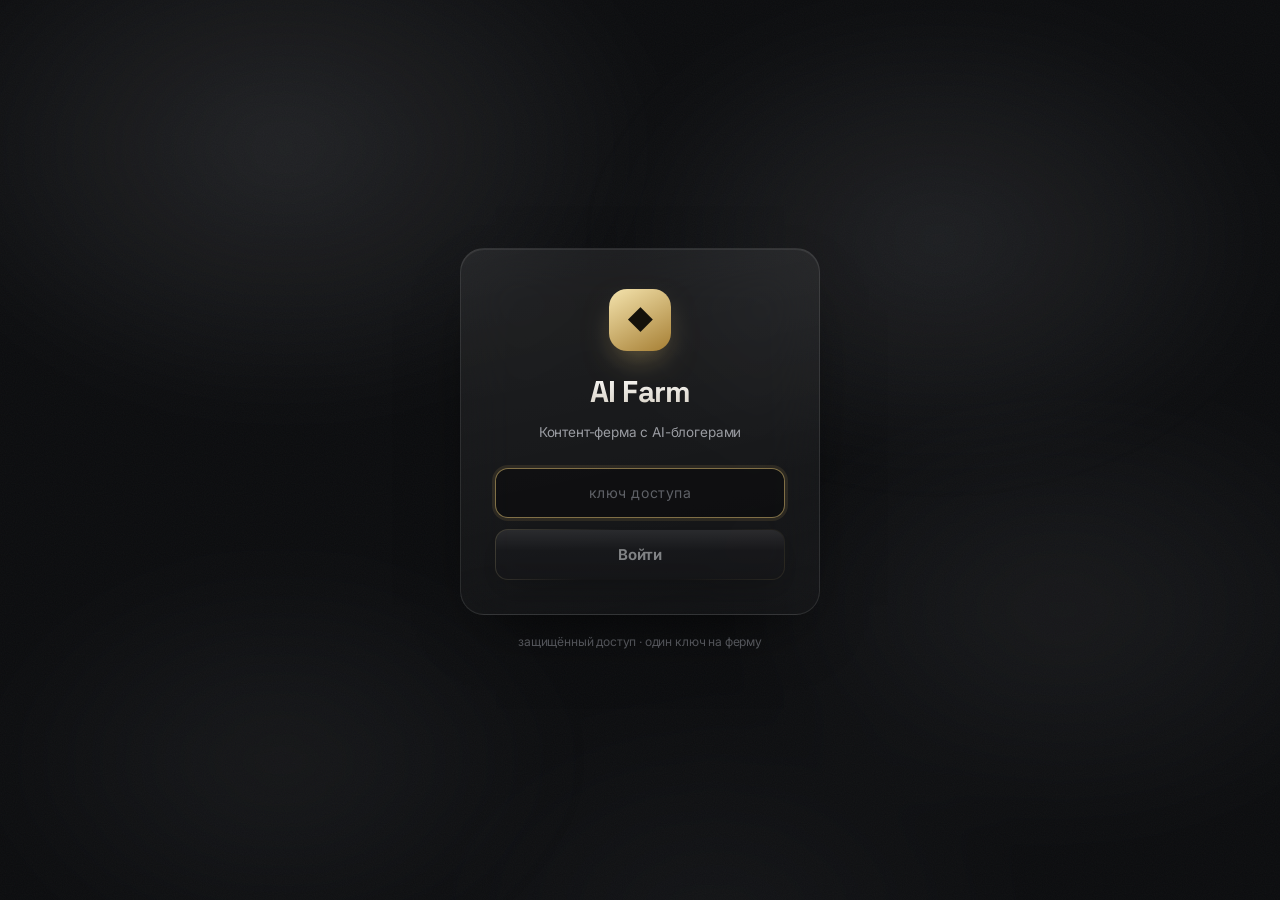
<file: index.html>
<!doctype html>
<html lang="ru">
  <head>
    <meta charset="UTF-8" />
    <meta name="viewport" content="width=device-width, initial-scale=1, viewport-fit=cover" />
    <meta name="theme-color" content="#050506" />
    <meta name="description" content="AI Farm — тренды, анализ, копия, судья, сохранение." />
    <meta name="apple-mobile-web-app-capable" content="yes" />
    <meta name="apple-mobile-web-app-status-bar-style" content="black-translucent" />
    <meta name="apple-mobile-web-app-title" content="AI Farm" />
    <link rel="icon" href="data:image/svg+xml,%3Csvg xmlns='http://www.w3.org/2000/svg' viewBox='0 0 64 64'%3E%3Cdefs%3E%3ClinearGradient id='g' x1='0' y1='0' x2='1' y2='1'%3E%3Cstop offset='0' stop-color='%23f4e3ad'/%3E%3Cstop offset='1' stop-color='%23a67f34'/%3E%3C/linearGradient%3E%3C/defs%3E%3Crect width='64' height='64' rx='16' fill='%23050506'/%3E%3Ctext x='32' y='43' font-size='26' font-family='Georgia,serif' font-weight='700' fill='url(%23g)' text-anchor='middle'%3EAF%3C/text%3E%3C/svg%3E" />
    <link rel="apple-touch-icon" href="data:image/svg+xml,%3Csvg xmlns='http://www.w3.org/2000/svg' viewBox='0 0 64 64'%3E%3Cdefs%3E%3ClinearGradient id='g' x1='0' y1='0' x2='1' y2='1'%3E%3Cstop offset='0' stop-color='%23f4e3ad'/%3E%3Cstop offset='1' stop-color='%23a67f34'/%3E%3C/linearGradient%3E%3C/defs%3E%3Crect width='64' height='64' rx='16' fill='%23050506'/%3E%3Ctext x='32' y='43' font-size='26' font-family='Georgia,serif' font-weight='700' fill='url(%23g)' text-anchor='middle'%3EAF%3C/text%3E%3C/svg%3E" />
    <link rel="manifest" href="./manifest.webmanifest" />
    <link rel="preconnect" href="https://fonts.googleapis.com" />
    <link rel="preconnect" href="https://fonts.gstatic.com" crossorigin />
    <link href="https://fonts.googleapis.com/css2?family=Space+Grotesk:wght@500;600;700&family=Inter:wght@400;500;600;700&display=swap" rel="stylesheet" />
    <title>AI Farm</title>
    <script type="module" crossorigin src="./assets/main-DAY2eBFd.js"></script>
    <link rel="modulepreload" crossorigin href="./assets/preload-helper-Cr7qieaH.js">
    <link rel="modulepreload" crossorigin href="./assets/cas-Cxz1ZcJB.js">
    <link rel="modulepreload" crossorigin href="./assets/CAS-D96rzPmE.js">
    <link rel="stylesheet" crossorigin href="./assets/cas-CNIUy-di.css">
    <link rel="stylesheet" crossorigin href="./assets/main-CPbcdocd.css">
  </head>
  <body>
    <div id="root"></div>
  </body>
</html>
</file>
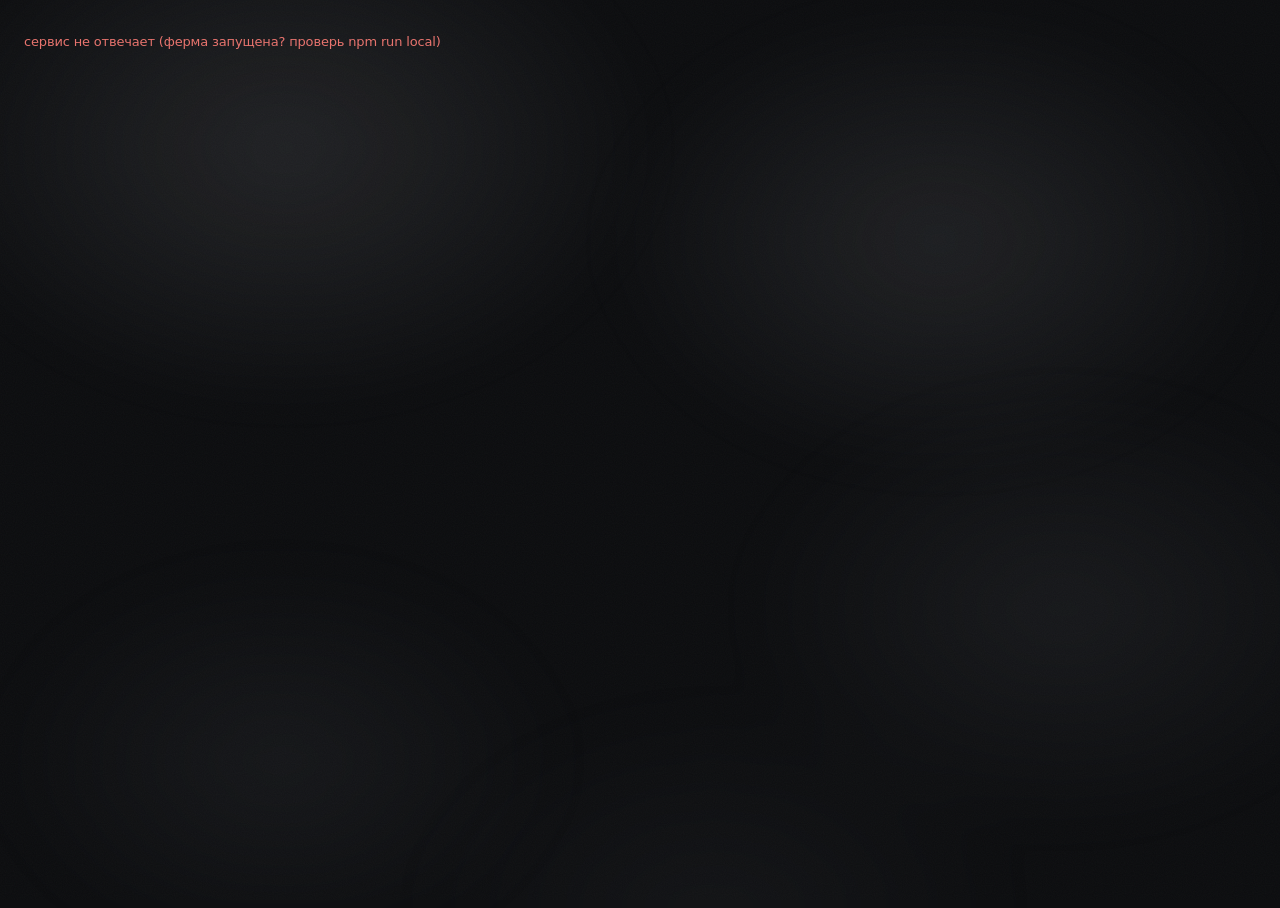
<file: edit.html>
<!doctype html>
<html lang="ru">
<head><meta charset="utf-8"><meta name="viewport" content="width=device-width,initial-scale=1">
<title>Правка блогера</title>  <script type="module" crossorigin src="./assets/edit-BnxYwnV5.js"></script>
  <link rel="modulepreload" crossorigin href="./assets/preload-helper-Cr7qieaH.js">
  <link rel="modulepreload" crossorigin href="./assets/cas-Cxz1ZcJB.js">
  <link rel="stylesheet" crossorigin href="./assets/cas-CNIUy-di.css">
</head>
<body><div id="root"></div></body>
</html>
</file>
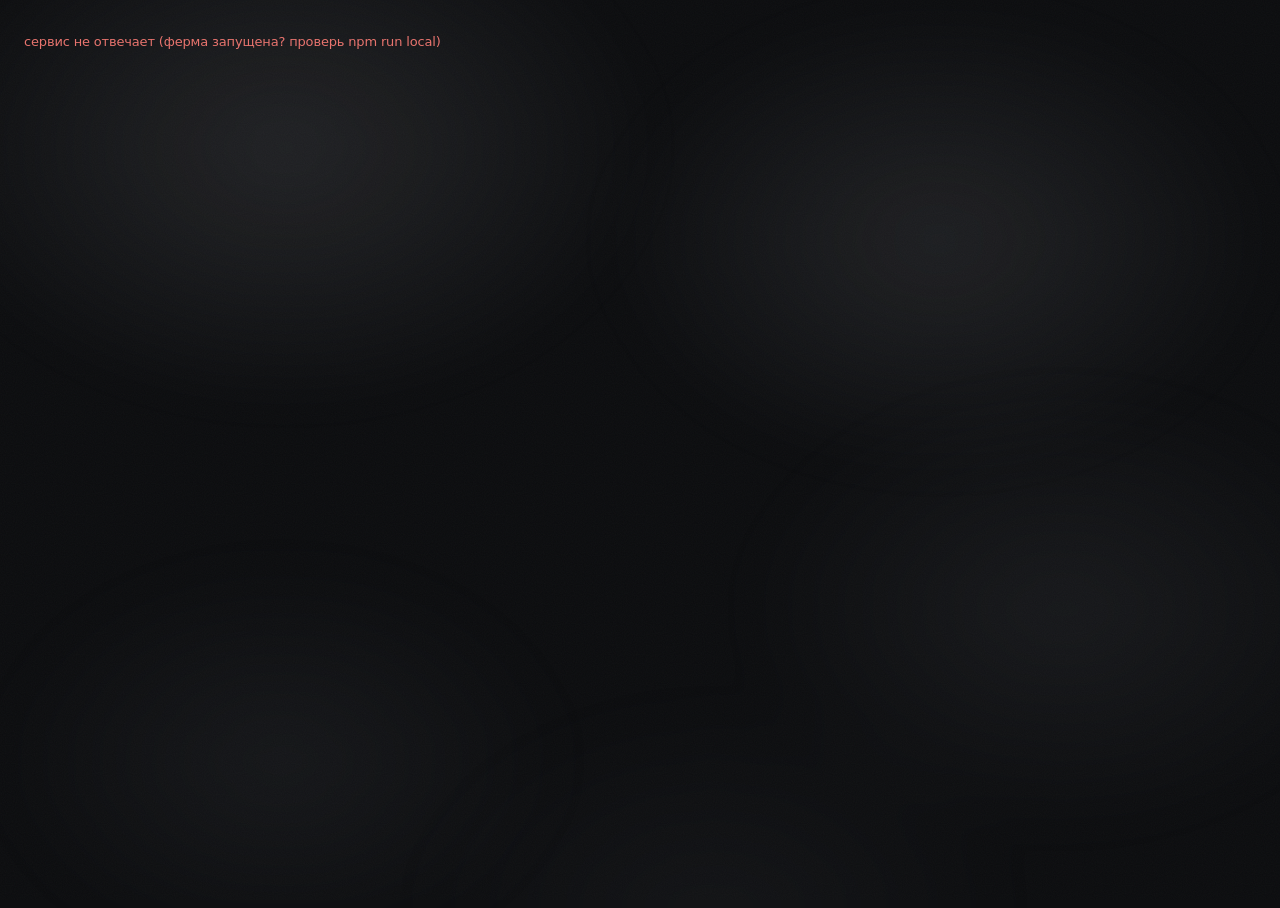
<file: editor.html>
<!doctype html>
<html lang="ru">
<head><meta charset="utf-8"><meta name="viewport" content="width=device-width,initial-scale=1">
<title>Редактор блогера</title>  <script type="module" crossorigin src="./assets/editor-CgkkFbEV.js"></script>
  <link rel="modulepreload" crossorigin href="./assets/preload-helper-Cr7qieaH.js">
  <link rel="modulepreload" crossorigin href="./assets/cas-Cxz1ZcJB.js">
  <link rel="modulepreload" crossorigin href="./assets/CAS-D96rzPmE.js">
  <link rel="stylesheet" crossorigin href="./assets/cas-CNIUy-di.css">
</head>
<body><div id="root"></div></body>
</html>
</file>
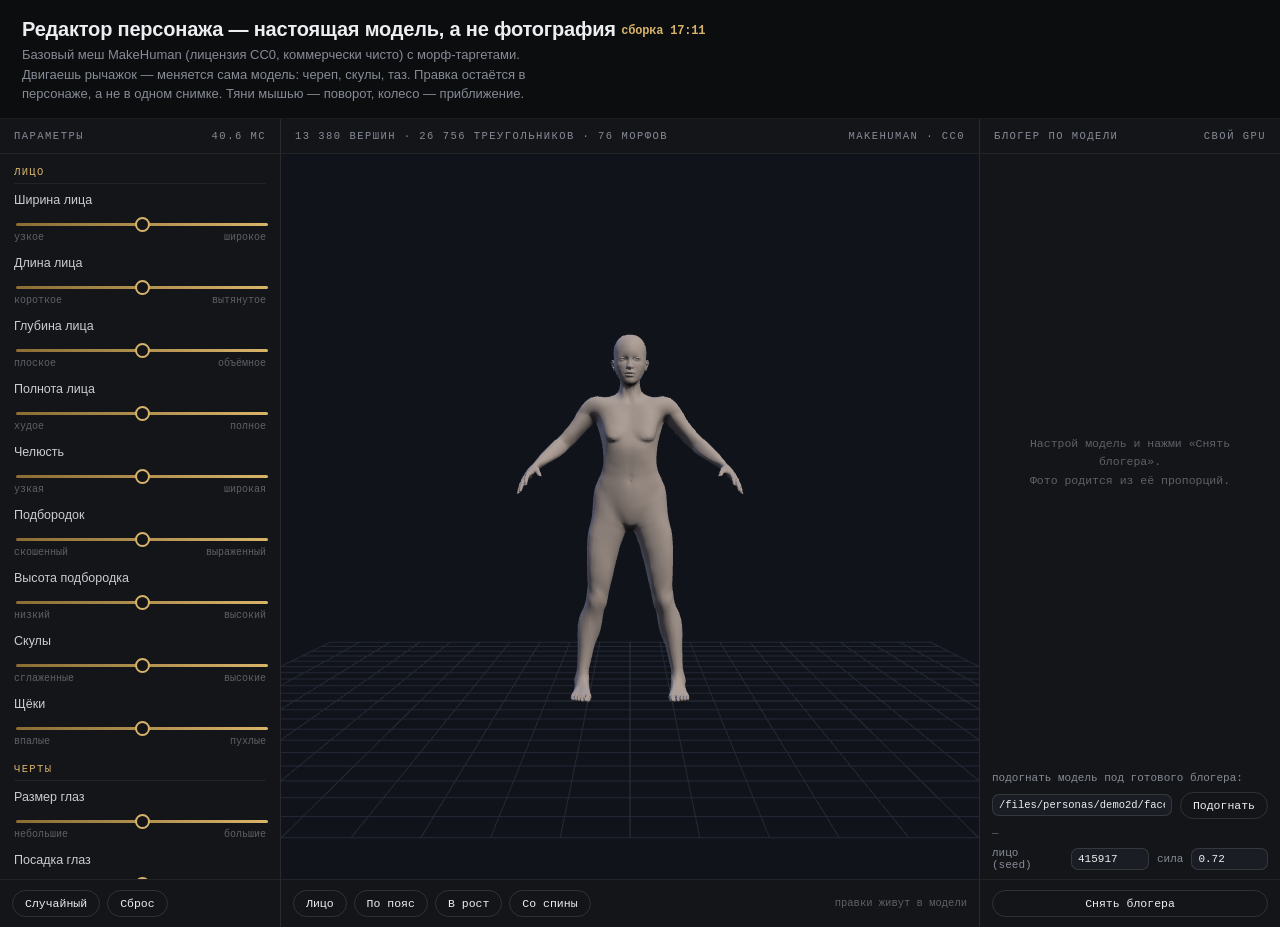
<file: human-demo.html>
<!doctype html>
<html lang="ru">
<head>
  <meta charset="utf-8" />
  <meta name="viewport" content="width=device-width,initial-scale=1" />
  <title>Редактор персонажа — MakeHuman</title>
  <style>
    :root{--bg:#0c0d0f;--panel:#131519;--fg:#eceef1;--mut:#868b95;--dim:#5f6167;
      --line:rgba(255,255,255,.12);--line2:rgba(255,255,255,.06);--gold:#d8b46a;--gold2:#8a6c34;
      --mono:ui-monospace,SFMono-Regular,Menlo,monospace;--sans:-apple-system,BlinkMacSystemFont,"Segoe UI",Roboto,sans-serif}
    *{box-sizing:border-box}
    body{margin:0;background:var(--bg);color:var(--fg);font-family:var(--sans);font-size:15px}
    header{padding:18px 22px 14px;border-bottom:1px solid var(--line2)}
    h1{margin:0 0 4px;font-size:20px;letter-spacing:-.01em}
    header p{margin:0;font-size:13px;color:var(--mut);max-width:76ch;line-height:1.5}
    .rig{display:grid;grid-template-columns:280px 1fr 300px;gap:1px;background:var(--line);height:calc(100vh - 92px)}
    .bay{background:var(--panel);display:flex;flex-direction:column;min-width:0;min-height:0;overflow:hidden}
    .bay-head{font-family:var(--mono);font-size:10.5px;letter-spacing:.14em;text-transform:uppercase;color:var(--mut);
      padding:11px 14px;border-bottom:1px solid var(--line2);display:flex;justify-content:space-between;gap:8px}
    #sliders{overflow-y:auto;padding:12px 14px 18px;flex:1;min-height:0}
    .group-title{font-family:var(--mono);font-size:10.5px;letter-spacing:.13em;text-transform:uppercase;color:var(--gold);
      margin:16px 0 9px;padding-bottom:5px;border-bottom:1px solid var(--line2)}
    .group-title:first-child{margin-top:0}
    .slider{display:block;margin-bottom:13px}
    .slider-name{display:block;font-size:12.5px;color:var(--fg);opacity:.85;margin-bottom:5px}
    input[type=range]{-webkit-appearance:none;appearance:none;width:100%;height:3px;border-radius:3px;
      background:linear-gradient(90deg,var(--gold2),var(--gold));outline:none;cursor:pointer}
    input[type=range]::-webkit-slider-thumb{-webkit-appearance:none;width:15px;height:15px;border-radius:50%;
      background:var(--panel);border:2px solid var(--gold);cursor:grab}
    input[type=range]:focus-visible{outline:2px solid var(--gold);outline-offset:3px}
    .ends{display:flex;justify-content:space-between;margin-top:3px}
    .ends i{font-style:normal;font-family:var(--mono);font-size:10px;color:var(--dim)}
    #view{flex:1;min-height:0;position:relative;cursor:grab;overflow:hidden}
    #view:active{cursor:grabbing}
    #view canvas{display:block;width:100%;height:100%}
    #loading{position:absolute;inset:0;display:flex;align-items:center;justify-content:center;
      font-family:var(--mono);font-size:12px;color:var(--mut)}
    .foot{padding:10px 12px;border-top:1px solid var(--line2);display:flex;gap:7px;flex-wrap:wrap;align-items:center}
    .btn{font-family:var(--mono);font-size:11.5px;padding:6px 12px;border-radius:999px;cursor:pointer;
      background:transparent;border:1px solid var(--line);color:var(--fg)}
    .btn:hover{border-color:var(--gold)}
    .hint{font-family:var(--mono);font-size:10.5px;color:var(--dim);margin-left:auto}
    #photo{flex:1;min-height:0;display:flex;align-items:center;justify-content:center;padding:12px;overflow:auto}
    #photo img{max-width:100%;border-radius:10px;border:1px solid var(--line)}
    .ph-empty,.ph-err{font-family:var(--mono);font-size:11.5px;color:var(--dim);text-align:center;line-height:1.6;padding:16px}
    .ph-err{color:#e8746e}
    .row{display:flex;align-items:center;gap:8px;font-family:var(--mono);font-size:11px;color:var(--mut);padding:0 12px 8px}
    .row input[type=number]{width:78px;background:#1a1d23;border:1px solid var(--line);color:var(--fg);border-radius:7px;padding:4px 6px;font-family:var(--mono);font-size:11px}
    @media (max-width:900px){.rig{grid-template-columns:1fr;height:auto}#sliders{max-height:280px}#view{height:60vh}}
  </style>
  <script type="module" crossorigin src="./assets/human-Imhc0LEE.js"></script>
  <link rel="modulepreload" crossorigin href="./assets/preload-helper-Cr7qieaH.js">
</head>
<body>
  <header>
    <h1>Редактор персонажа — настоящая модель, а не фотография <span style="font-family:var(--mono);font-size:12px;color:var(--gold);vertical-align:middle">сборка 17:11</span></h1>
    <p>Базовый меш MakeHuman (лицензия CC0, коммерчески чисто) с морф-таргетами. Двигаешь рычажок — меняется сама модель:
      череп, скулы, таз. Правка остаётся в персонаже, а не в одном снимке. Тяни мышью — поворот, колесо — приближение.</p>
  </header>
  <div class="rig">
    <div class="bay">
      <div class="bay-head"><span>Параметры</span><span id="ms">—</span></div>
      <div id="sliders"></div>
      <div class="foot">
        <button class="btn" id="rnd">Случайный</button>
        <button class="btn" id="reset">Сброс</button>
      </div>
    </div>
    <div class="bay">
      <div class="bay-head"><span id="stats">загрузка…</span><span>MakeHuman · CC0</span></div>
      <div id="view"><div id="loading">загружаю модель…</div></div>
      <div class="foot">
        <span id="views" style="display:flex;gap:7px;flex-wrap:wrap"></span>
        <span class="hint">правки живут в модели</span>
      </div>
    </div>
    <div class="bay">
      <div class="bay-head"><span>Блогер по модели</span><span>свой GPU</span></div>
      <div id="photo"><div class="ph-empty">Настрой модель и нажми «Снять блогера».<br>Фото родится из её пропорций.</div></div>
      <div class="row" style="flex-wrap:wrap">
        <span style="width:100%">подогнать модель под готового блогера:</span>
        <input type="text" id="fiturl" value="/files/personas/demo2d/faces/face_415917.png"
               style="flex:1;min-width:150px;background:#1a1d23;border:1px solid var(--line);color:var(--fg);border-radius:7px;padding:4px 6px;font-family:var(--mono);font-size:10.5px">
        <button class="btn" id="fit">Подогнать</button>
        <span id="fitstat" style="width:100%;color:var(--dim)">—</span>
      </div>
      <div class="row">
        <span>лицо (seed)</span><input type="number" id="seed" value="415917">
        <span>сила</span><input type="number" id="den" value="0.72" step="0.05" min="0.3" max="0.95">
      </div>
      <div class="foot"><button class="btn" id="shoot" style="flex:1">Снять блогера</button></div>
    </div>
  </div>
</body>
</html>
</file>
<file: assets/cas-CNIUy-di.css>
:root{--bg: #0c0d0f;--fg: #eef0f2;--mut: #9a9ca2;--dim: #5f6167;--gold: #dfc074;--gold-lite: #f4e3ad;--gold-deep: #a67f34;--ink: #14110a;--line: rgba(255, 255, 255, .1);--line-2: rgba(255, 255, 255, .06);--glass: rgba(255, 255, 255, .03);--glass-2: rgba(255, 255, 255, .05);--radius: 20px;--glow: 0 0 60px -14px rgba(223, 192, 116, .4);--shadow: 0 26px 70px -36px rgba(0, 0, 0, .95)}*{box-sizing:border-box}html,body{margin:0}html:before{content:"";position:fixed;top:-45%;right:-45%;bottom:-45%;left:-45%;z-index:-3;pointer-events:none;background:radial-gradient(closest-side,rgba(214,216,224,.11),transparent 66%),radial-gradient(closest-side,rgba(180,183,194,.07),transparent 66%),radial-gradient(closest-side,rgba(150,153,165,.05),transparent 66%);background-position:22% 16%,80% 66%,55% 95%;background-size:48% 48%,42% 42%,40% 40%;background-repeat:no-repeat;filter:blur(24px);animation:drift 20s ease-in-out infinite alternate}@keyframes drift{0%{transform:translate(-11%,-7%) scale(1) rotate(0)}50%{transform:translate(5%,4%) scale(1.1) rotate(7deg)}to{transform:translate(13%,9%) scale(1.2) rotate(-5deg)}}@media(prefers-reduced-motion:reduce){html:before{animation:none}}body{background:var(--bg);color:var(--fg);font:15px/1.55 Inter,-apple-system,BlinkMacSystemFont,Segoe UI,Roboto,system-ui,sans-serif;letter-spacing:-.011em;-webkit-font-smoothing:antialiased;min-height:100vh;overflow-x:hidden}body:before{content:"";position:fixed;top:-40%;right:-40%;bottom:-40%;left:-40%;z-index:-2;pointer-events:none;background:radial-gradient(closest-side,rgba(206,209,219,.1),transparent 65%),radial-gradient(closest-side,rgba(160,164,176,.07),transparent 65%);background-position:74% 26%,24% 82%;background-size:46% 46%,40% 40%;background-repeat:no-repeat;filter:blur(28px);animation:drift2 30s ease-in-out infinite alternate}@keyframes drift2{0%{transform:translate(9%,6%) scale(1) rotate(0)}50%{transform:translate(-3%,-2%) scale(1.08) rotate(-5deg)}to{transform:translate(-12%,-9%) scale(1.18) rotate(-10deg)}}body:after{content:"";position:fixed;top:0;right:0;bottom:0;left:0;z-index:-1;pointer-events:none;opacity:.035;background-image:url("data:image/svg+xml,%3Csvg xmlns='http://www.w3.org/2000/svg' width='140' height='140'%3E%3Cfilter id='n'%3E%3CfeTurbulence type='fractalNoise' baseFrequency='0.9' numOctaves='2'/%3E%3C/filter%3E%3Crect width='140' height='140' filter='url(%23n)'/%3E%3C/svg%3E")}.wrap{max-width:1500px;margin:0 auto;padding:44px clamp(20px,4vw,68px) 120px}header{display:flex;align-items:center;gap:14px;margin-bottom:34px}h1{font-family:Space Grotesk,-apple-system,sans-serif;font-size:26px;margin:0;font-weight:700;letter-spacing:-.03em;color:#fff}.sub{color:var(--mut);font-size:13px}.spend{flex:0 0 auto;font-size:12.5px;font-weight:600;color:#f6f3ec;background:var(--glass);border:1px solid var(--line);padding:7px 14px;border-radius:22px;white-space:nowrap;-webkit-backdrop-filter:blur(14px);backdrop-filter:blur(14px)}.tabs{display:flex;gap:4px;margin-bottom:28px;padding:6px;border-radius:16px;background:var(--glass);border:1px solid var(--line);-webkit-backdrop-filter:blur(18px);backdrop-filter:blur(18px);overflow-x:auto;-webkit-overflow-scrolling:touch;scrollbar-width:none;box-shadow:var(--shadow)}.tabs::-webkit-scrollbar{display:none}.tabs button{flex:1 1 0;white-space:nowrap;background:transparent;border:1px solid transparent;color:var(--mut);border-radius:11px;padding:10px 14px;font-size:13.5px;font-weight:600;transition:all .2s ease;display:inline-flex;align-items:center;justify-content:center;gap:7px}.tabs button svg{width:15px;height:15px;flex:0 0 auto;opacity:.85}.tabs button:hover{color:var(--fg)}.tabs button.on{color:#f6f3ec;border-color:#e7c56b59;background:linear-gradient(150deg,#e7c56b29,#e7c56b0d);box-shadow:0 5px 20px -8px #e7c56b80,inset 0 1px #ffffff14}input,select,button,textarea{font:inherit;color:var(--fg);letter-spacing:inherit;background:var(--glass);border:1px solid var(--line);border-radius:12px;padding:11px 15px;font-size:14px;transition:all .2s ease;outline:none}input::placeholder{color:var(--dim)}input[type=checkbox]{accent-color:var(--gold);width:17px;height:17px;cursor:pointer}input:focus,select:focus{border-color:#e7c56b8c;box-shadow:0 0 0 3px #e7c56b1a}button{cursor:pointer;font-weight:650}button:not(.ghost):not(.tabs button):not(.jactions button):not(.chip):not(.sel-btn):not(.danger):not(.bcard-restore):not(.bcard-del):not(.barchive-toggle){color:var(--fg);font-weight:650;border:1px solid transparent;background:linear-gradient(180deg,#1d1d21,#161619) padding-box,linear-gradient(130deg,rgba(244,227,173,.4),transparent 38%,transparent 66%,rgba(223,192,116,.22)) border-box;box-shadow:0 10px 26px -16px #000c}button:not(.ghost):not(.tabs button):not(.jactions button):not(.chip):not(.sel-btn):not(.danger):not(.bcard-restore):not(.bcard-del):not(.barchive-toggle):hover{filter:none;background:linear-gradient(180deg,#1d1d21,#161619) padding-box,linear-gradient(130deg,rgba(244,227,173,.7),transparent 40%,transparent 62%,rgba(223,192,116,.5)) border-box;box-shadow:0 0 14px -9px #dfc07466}button:hover{filter:brightness(1.05);transform:translateY(-1px)}button:active{transform:translateY(0)}button:disabled{opacity:.4;cursor:not-allowed;transform:none;filter:none}select{-webkit-appearance:none;-moz-appearance:none;appearance:none;cursor:pointer;padding-right:38px;background-image:url("data:image/svg+xml,%3Csvg xmlns='http://www.w3.org/2000/svg' width='12' height='8' viewBox='0 0 12 8'%3E%3Cpath d='M1 1.5L6 6.5L11 1.5' stroke='%23e7c56b' stroke-width='1.6' fill='none' stroke-linecap='round' stroke-linejoin='round'/%3E%3C/svg%3E");background-repeat:no-repeat;background-position:right 14px center;background-size:12px 8px}select:hover{border-color:#e7c56b66}select option{background:#14120b;color:var(--fg)}.sel{position:relative;display:inline-block}.sel-btn{display:inline-flex;align-items:center;gap:10px;justify-content:space-between;color:var(--fg);border:1px solid transparent;background:linear-gradient(180deg,#1b1b1f,#161619) padding-box,linear-gradient(130deg,rgba(244,227,173,.38),transparent 38%,transparent 66%,rgba(223,192,116,.2)) border-box;border-radius:11px;padding:10px 13px;font-size:14px;font-weight:600;cursor:pointer;min-width:132px;width:100%}.sel-btn:hover{background:linear-gradient(180deg,#1b1b1f,#161619) padding-box,linear-gradient(130deg,rgba(244,227,173,.7),transparent 40%,transparent 62%,rgba(223,192,116,.5)) border-box}.sel-chev{width:12px;height:8px;color:#f6f3ec;transition:transform .2s ease;flex:0 0 auto}.sel.open .sel-chev{transform:rotate(180deg)}.sel-list{position:absolute;top:calc(100% + 7px);left:0;min-width:100%;z-index:40;background:#17171b;border:1px solid rgba(223,192,116,.22);border-radius:13px;padding:6px;box-shadow:0 24px 54px -22px #000000e6;animation:seldrop .14s ease}@keyframes seldrop{0%{opacity:0;transform:translateY(-5px)}to{opacity:1;transform:none}}.sel-opt{padding:9px 12px;border-radius:8px;font-size:13.5px;color:var(--mut);cursor:pointer;white-space:nowrap;transition:all .12s ease}.sel-opt:hover{background:#ffffff12;color:var(--fg)}.sel-opt.on{color:#fff;background:#ffffff17;box-shadow:inset 2px 0 0 var(--gold)}.card,.job,.tcard,.stat,.pipe,.verdict,.tbl,.recipe{background:var(--glass);border:1px solid var(--line);border-radius:var(--radius);-webkit-backdrop-filter:blur(18px);backdrop-filter:blur(18px);box-shadow:var(--shadow),inset 0 1px #ffffff0a}.card{display:flex;gap:10px;padding:16px;align-items:center}.card input{flex:1}.toolbar{display:flex;align-items:center;gap:12px;margin-bottom:14px;flex-wrap:wrap}.run-analyze{margin:2px 0 18px;padding:12px 24px}.filters{display:flex;align-items:center;gap:10px;margin:4px 0 18px;flex-wrap:wrap}.filters .sub{color:var(--mut);font-size:13px}.own{display:flex;flex-direction:column;gap:12px;background:var(--glass);border:1px solid var(--line);border-radius:var(--radius);padding:16px;margin-bottom:22px;max-width:560px}.own .copyrow{padding:0}.cmp-grid{grid-template-columns:repeat(3,1fr)!important;gap:14px}@media(max-width:600px){.cmp-grid{grid-template-columns:repeat(2,1fr)!important}}@media(max-width:400px){.cmp-grid{grid-template-columns:1fr!important}}.cmp{padding:10px 10px 12px}.cmp-pair{display:grid;grid-template-columns:1fr 1fr;gap:6px}.cmp-side{position:relative}.cmp-side video{width:100%;aspect-ratio:9/16;object-fit:cover;border-radius:9px;background:#000;display:block}.cmp-side .noimg{display:grid;place-items:center;aspect-ratio:9/16;border-radius:9px;background:#0e0e11;color:var(--dim)}.cmp-lbl{position:absolute;top:6px;left:6px;z-index:2;font:700 10px system-ui;text-transform:uppercase;letter-spacing:.05em;background:#0000009e;color:#fff;padding:2px 8px;border-radius:12px}.cmp .ghost{width:100%;margin-top:10px;padding:9px;font-size:12.5px}.empty{color:var(--mut);text-align:center;padding:50px 20px}.jobs{margin-top:22px;display:grid;grid-template-columns:repeat(2,1fr);gap:14px;align-items:start}.job{padding:18px;transition:border-color .2s}.job.completed{border-color:#e7c56b52}.job.failed{border-color:#e0605257}.job-top{display:flex;align-items:center;gap:10px}.job-top code{color:var(--dim);font-size:12px}.engine{font-size:11px;font-weight:700;letter-spacing:.06em;text-transform:uppercase;background:var(--glass-2);border:1px solid var(--line);padding:3px 10px;border-radius:20px;color:#f6f3ec}.badge{margin-left:auto;font-size:11px;padding:3px 12px;border-radius:20px;text-transform:uppercase;letter-spacing:.05em;font-weight:700}.badge.waiting{background:#ffffff12;color:var(--mut)}.badge.active{background:#e7c56b24;color:#f6f3ec}.badge.completed{background:#78dc9629;color:#a6f0c4}.badge.failed{background:#e060522e;color:#f0a29a}.url{color:var(--mut);font-size:13px;margin:10px 0;overflow:hidden;text-overflow:ellipsis;white-space:nowrap}.bar{height:6px;background:#00000073;border-radius:6px;overflow:hidden}.fill{height:100%;background:linear-gradient(90deg,var(--gold-deep),var(--gold-lite));transition:width .4s ease;box-shadow:0 0 14px #e7c56b8c}.phase{color:var(--mut);font-size:12px;margin-top:8px}.track{display:flex;align-items:flex-start;gap:0;margin:14px 0 12px}.tstep{flex:1;display:flex;flex-direction:column;align-items:center;gap:6px;position:relative;text-align:center}.tstep:before{content:"";position:absolute;top:12px;left:-50%;width:100%;height:2px;background:var(--line);z-index:0}.tstep:first-child:before{display:none}.tstep.done:before,.tstep.active:before{background:linear-gradient(90deg,var(--gold-deep),var(--gold))}.tdot{position:relative;z-index:1;width:25px;height:25px;border-radius:50%;display:grid;place-items:center;font-size:11px;font-weight:800;background:var(--panel, #17181b);border:1.5px solid var(--line);color:var(--mut);transition:all .25s}.tstep.done .tdot{background:linear-gradient(150deg,var(--gold-lite),var(--gold-deep));border-color:transparent;color:#0c0d0f}.tstep.active .tdot{border-color:var(--gold);color:var(--gold);box-shadow:0 0 0 4px #dfc07424;animation:tpulse 1.6s ease-in-out infinite}.tstep.failed .tdot{border-color:#d66;color:#d66;box-shadow:0 0 0 4px #d25a5a24}.tlabel{font-size:10.5px;line-height:1.25;color:var(--mut);max-width:92px}.tstep.done .tlabel{color:#cdbf9a}.tstep.active .tlabel{color:var(--gold-lite);font-weight:650}.tstep.failed .tlabel{color:#d66}@keyframes tpulse{0%,to{box-shadow:0 0 0 3px #dfc0741a}50%{box-shadow:0 0 0 6px #dfc07433}}.job video{width:100%;max-width:300px;max-height:68vh;margin:12px auto 0;border-radius:12px;display:block;object-fit:contain;background:#000}.jcompare{display:flex;gap:10px;margin-top:12px;flex-wrap:wrap;align-items:flex-start}.jc-item{flex:1 1 130px;min-width:0;display:flex;flex-direction:column;gap:5px}.jc-l{font-size:10px;color:var(--gold);text-transform:uppercase;letter-spacing:.05em;font-weight:650}.jc-item video,.jc-item img{width:100%;max-width:none;margin:0;aspect-ratio:9 / 16;object-fit:cover;border-radius:10px;background:#000;display:block}.jc-item img{aspect-ratio:3 / 4}.thumb video{width:100%;height:100%;object-fit:cover;display:block;background:#050506}.err{color:#e8746e;font-size:13px;margin-top:8px}.grid{display:grid;grid-template-columns:repeat(auto-fill,minmax(198px,1fr));gap:16px}.tcard{overflow:hidden;display:flex;flex-direction:column;transition:transform .22s,box-shadow .22s,border-color .22s}.tcard:hover{transform:translateY(-4px);border-color:#e7c56b59;box-shadow:0 24px 54px -24px #e7c56b5c}.thumb{position:relative;display:block;aspect-ratio:9/16;background:#050506}.thumb img{width:100%;height:100%;object-fit:cover}.noimg{width:100%;height:100%;display:grid;place-items:center;color:#2a2c33;font-size:40px}.rank{position:absolute;top:9px;left:9px;background:linear-gradient(150deg,var(--gold-lite),var(--gold-deep));color:var(--ink);font-size:12px;font-weight:800;padding:3px 10px;border-radius:20px}.meta{padding:12px 14px}.meta .author{font-size:13.5px;font-weight:650;overflow:hidden;text-overflow:ellipsis;white-space:nowrap}.meta .stats{color:var(--mut);font-size:12px;margin-top:4px}.meta .date{color:var(--dim);font-size:11px;margin-top:3px}.copyrow{display:flex;flex-direction:column;gap:9px;padding:0 14px 14px}.chips{display:flex;gap:6px}.chip{flex:1;text-align:center;padding:10px 4px;font-size:12.5px;font-weight:650;border:1px solid var(--line);border-radius:11px;color:var(--mut);cursor:pointer;-webkit-user-select:none;user-select:none;background:var(--glass);transition:all .18s ease}.chip:hover{color:var(--fg);border-color:#ffffff2e}.chip.on{color:#fff;border-color:#dfc07480;background:#dfc0741a;box-shadow:inset 0 1px #ffffff0f}.copyrow .run{padding:10px;font-size:13px}.hint{color:var(--mut);font-size:12px;text-align:center}.hint b{color:#f6f3ec}.hint .muted,.muted{color:var(--mut);font-weight:500}.chip-price{display:block;margin-top:3px;font-size:11px;font-weight:700;color:var(--gold)}.chip.on .chip-price{color:var(--gold-lite)}.chainbox{margin-top:22px}.chain-toggle{width:100%;text-align:left;background:var(--glass);border:1px solid var(--line);border-radius:12px;padding:12px 15px;color:var(--fg);font-size:13.5px;font-weight:650;cursor:pointer}.chain-toggle:hover{border-color:#dfc07466}.chain{list-style:none;margin:12px 0 0;padding:0;display:flex;flex-direction:column;gap:10px}.chain-step{display:flex;gap:13px;align-items:flex-start;padding:13px 15px;background:var(--glass);border:1px solid var(--line);border-radius:12px}.chain-num{flex:none;width:26px;height:26px;border-radius:8px;display:grid;place-items:center;font-size:12.5px;font-weight:800;color:#0c0d0f;background:linear-gradient(150deg,var(--gold-lite),var(--gold-deep))}.chain-body{min-width:0}.chain-title{font-size:13.5px;font-weight:700;color:#f6f3ec;margin-bottom:3px}.chain-detail{font-size:12.5px;line-height:1.55;color:var(--mut)}.chain-engine{margin-top:6px;font-size:12px;line-height:1.5;color:var(--gold);background:#dfc07414;border-radius:8px;padding:6px 9px}.pcreator{background:var(--glass);border:1px solid var(--line);border-radius:16px;padding:18px}.pname{width:100%;padding:11px 14px;margin-bottom:14px;background:#00000059;border:1px solid var(--line);border-radius:11px;color:var(--fg);font-size:14px}.pname:focus{outline:none;border-color:#dfc07480}.pfields{display:grid;grid-template-columns:repeat(auto-fill,minmax(180px,1fr));gap:12px;margin-bottom:16px}.pfield{display:flex;flex-direction:column;gap:6px}.pfield>span{font-size:12px;color:var(--mut)}.pcreator .run{width:100%;padding:12px;font-size:14px}.pgrid{display:grid;grid-template-columns:repeat(auto-fill,minmax(220px,1fr));gap:16px;margin-top:12px}.pcard{background:var(--glass);border:1px solid var(--line);border-radius:16px;padding:12px}.pcard-cover{position:relative;display:block;width:100%;padding:0;border:none;border-radius:12px;overflow:hidden;cursor:pointer;background:#000}.pcard-cover:disabled{cursor:default}.pcard-cover img{width:100%;aspect-ratio:3/4;object-fit:cover;display:block;transition:transform .3s}.pcard-cover:hover img{transform:scale(1.04)}.pcard-open{position:absolute;bottom:8px;right:8px;font-size:11px;font-weight:700;color:#0c0d0f;background:linear-gradient(150deg,var(--gold-lite),var(--gold-deep));padding:4px 10px;border-radius:999px;opacity:0;transition:opacity .2s}.pcard-cover:hover .pcard-open{opacity:1}.pcard-meta{display:flex;align-items:center;gap:8px;margin-top:11px}.pcard-name{display:flex;flex-direction:column;gap:1px;min-width:0;flex:1}.pcard-name b{font-size:14.5px;color:#f6f3ec}.phandle{font-size:11.5px;color:var(--gold)}.phandle.big{font-size:14px;margin:2px 0 8px}.badge.ready{color:#8fd39b}.badge.generating{color:var(--gold)}.badge.failed{color:#d66}.pdel{background:none;border:none;color:var(--mut);cursor:pointer;font-size:13px;padding:2px 5px}.pdel:hover{color:#d66}.ptag{font-size:12px;color:var(--mut);margin-top:8px;line-height:1.45}.pshot-ph{width:100%;aspect-ratio:3/4;border-radius:9px;background:#ffffff0a;border:1px solid var(--line2)}.pshot-ph.load{background:linear-gradient(100deg,#ffffff08 30%,#dfc0741a,#ffffff08 70%);background-size:200% 100%;animation:pshimmer 1.4s ease-in-out infinite}.pshot-ph.fail{background:#d25a5a14;border-color:#d25a5a40}@keyframes pshimmer{0%{background-position:200% 0}to{background-position:-200% 0}}.psub{font-size:11px;text-transform:uppercase;letter-spacing:.08em;color:var(--gold);margin:14px 0 8px;font-weight:650}.bloggerbar{display:flex;align-items:center;gap:12px;flex-wrap:wrap;margin:12px 0 4px;padding:12px 15px;background:#dfc0740d;border:1px solid rgba(223,192,116,.28);border-radius:13px}.bloggerbar .bb-l{font-weight:700;color:var(--gold-lite);font-size:13.5px}.bloggerbar .sel{min-width:200px}.pmodal-backdrop{position:fixed;top:0;right:0;bottom:0;left:0;background:#000000b8;-webkit-backdrop-filter:blur(4px);backdrop-filter:blur(4px);z-index:1000;display:grid;place-items:center;padding:24px}.pmodal{background:#111214;border:1px solid var(--line);border-radius:20px;max-width:1000px;width:100%;max-height:90vh;overflow:auto;position:relative}.pmodal-x{position:absolute;top:14px;right:14px;z-index:2;width:34px;height:34px;border-radius:50%;border:1px solid var(--line);background:#00000080;color:var(--fg);font-size:15px;cursor:pointer}.pmodal-x:hover{border-color:var(--gold);color:var(--gold)}.pmodal-body{display:grid;grid-template-columns:1.2fr 1fr;gap:0}.pmodal-photos{padding:22px;border-right:1px solid var(--line2)}.pmodal-main{width:100%;aspect-ratio:3/4;border-radius:14px;overflow:hidden;background:#000;margin-bottom:14px}.pmodal-main img{width:100%;height:100%;object-fit:cover;display:block}.pmodal-thumbs{display:grid;grid-template-columns:repeat(auto-fill,minmax(64px,1fr));gap:7px}.pmthumb{padding:0;border:2px solid transparent;border-radius:9px;overflow:hidden;cursor:pointer;background:#000;position:relative}.pmthumb.on{border-color:var(--gold)}.pmthumb img{width:100%;aspect-ratio:3/4;object-fit:cover;display:block}.pmthumb span{position:absolute;bottom:3px;left:3px;font-size:9px;color:#fff;background:#0009;padding:1px 5px;border-radius:5px}.pmodal-info{padding:24px}.pmodal-info h2{font-size:24px;margin:0;letter-spacing:-.02em}.pabout{font-size:13.5px;color:var(--fg);line-height:1.6;margin:12px 0}.pthemes{display:flex;flex-wrap:wrap;gap:6px;margin:12px 0 16px}.pchip{font-size:11.5px;padding:4px 10px;border-radius:999px;background:#dfc0741a;color:var(--gold-lite);border:1px solid rgba(223,192,116,.25)}.pparams{display:grid;grid-template-columns:1fr 1fr;gap:6px 14px}.pparam{display:flex;justify-content:space-between;gap:8px;font-size:12.5px;padding:5px 0;border-bottom:1px solid var(--line2)}.pparam span{color:var(--mut)}.pparam b{color:#f6f3ec;font-weight:600;text-align:right}.pmodal-hint{margin-top:18px;font-size:12px;color:var(--mut);background:#ffffff08;border-radius:10px;padding:11px 13px;line-height:1.5}@media(max-width:720px){.pmodal-body{grid-template-columns:1fr}.pmodal-photos{border-right:none;border-bottom:1px solid var(--line2)}}.svc-list{display:flex;flex-direction:column;gap:12px}.svc-card{background:var(--glass);border:1px solid var(--line);border-radius:14px;overflow:hidden}.svc-card.open{border-color:#dfc07466}.svc-head{display:flex;align-items:center;gap:13px;width:100%;text-align:left;background:none;border:none;padding:15px 16px 10px;cursor:pointer;color:var(--fg)}.svc-head:disabled{cursor:default}.svc-num{flex:none;width:28px;height:28px;border-radius:9px;display:grid;place-items:center;font-size:13px;font-weight:800;color:#0c0d0f;background:linear-gradient(150deg,var(--gold-lite),var(--gold-deep))}.svc-info{display:flex;flex-direction:column;gap:2px;min-width:0;flex:1}.svc-title{font-size:14px;font-weight:700;color:#f6f3ec}.svc-role{font-size:12px;color:var(--mut);line-height:1.45}.svc-api{flex:none;font-family:ui-monospace,monospace;font-size:11.5px;color:var(--gold);background:#dfc07414;padding:4px 8px;border-radius:7px;white-space:nowrap}.svc-api em{color:var(--mut);font-style:normal}.svc-caret{flex:none;color:var(--mut);font-size:12px}.svc-conn{display:flex;flex-wrap:wrap;gap:7px;padding:0 16px 14px 57px}.svc-tag{font-size:11.5px;padding:3px 9px;border-radius:999px;border:1px solid var(--line);color:var(--mut)}.svc-tag.out{color:#d9c48a;border-color:#dfc0744d}.svc-tag.in{color:#9fb4d0;border-color:#8caad247}.svc-detail{padding:4px 16px 16px;border-top:1px solid var(--line-2)}.svc-meta{display:flex;flex-direction:column;gap:5px;font-size:12.5px;color:var(--mut);line-height:1.5;margin:12px 0 14px}.svc-meta b{color:#d9c48a;font-weight:650}.svc-detail .chain{margin-top:0}h3{font-size:15px;margin:28px 0 12px;font-weight:700;letter-spacing:-.02em}.cards{display:grid;grid-template-columns:repeat(auto-fit,minmax(124px,1fr));gap:12px}.stat{padding:16px;text-align:center}.stat .v{font-size:23px;font-weight:800;letter-spacing:-.03em;color:#fff}.stat .k{color:var(--mut);font-size:12px;margin-top:4px}.tbl{width:100%;border-collapse:collapse;font-size:13px;overflow:hidden}.tbl th,.tbl td{text-align:left;padding:11px 15px;border-bottom:1px solid var(--line-2)}.tbl th{color:var(--mut);font-weight:600;font-size:12px}.tbl tr:last-child td{border-bottom:none}.tbl td:not(:first-child),.tbl th:not(:first-child){text-align:right}.metrics{display:flex;gap:16px;margin:10px 0;color:var(--mut);font-size:13px;flex-wrap:wrap}.jactions{display:flex;gap:8px;margin-top:12px;flex-wrap:wrap}.jactions button{flex:1;padding:10px;font-size:12px;color:var(--fg);font-weight:600;border:1px solid transparent;background:linear-gradient(180deg,#1b1b1f,#161619) padding-box,linear-gradient(130deg,rgba(244,227,173,.35),transparent 38%,transparent 66%,rgba(223,192,116,.18)) border-box}.jactions button:hover{background:linear-gradient(180deg,#1b1b1f,#161619) padding-box,linear-gradient(130deg,rgba(244,227,173,.65),transparent 40%,transparent 62%,rgba(223,192,116,.45)) border-box}.verdict{margin-top:12px;padding:14px}.gold-tag{margin-left:8px;font-size:12px;color:#f6f3ec}.vtext{color:var(--mut);font-size:13px;margin-top:7px}.bugs{margin:8px 0 0;padding-left:18px;color:#e8746e;font-size:12px}.saved-ok{color:#a6f0c4;font-size:13px;margin-top:8px}.recipe{padding:12px;font-size:12px;overflow-x:auto;margin:8px 0;color:#f6f3ec;font-family:ui-monospace,SFMono-Regular,Menlo,monospace}.pipe{padding:22px;display:flex;flex-direction:column;gap:16px;max-width:580px}.pipe .row{display:flex;align-items:center;gap:12px;font-size:14px;flex-wrap:wrap}.pipe .row>span{color:var(--mut);font-size:13px}.pipe .row>span:first-child{min-width:86px}.pipe .chips{flex:1}.pipe button{padding:14px;font-size:15px}label{display:inline-flex;align-items:center;gap:8px;cursor:pointer}.flow{counter-reset:st;display:flex;align-items:center;gap:8px;flex-wrap:wrap;margin:6px 0 24px}.flow .step{position:relative;font-size:12.5px;font-weight:650;color:var(--fg);padding:9px 15px 9px 35px;border-radius:22px;border:1px solid transparent;background:linear-gradient(180deg,#1b1b1f,#161619) padding-box,linear-gradient(130deg,rgba(244,227,173,.3),transparent 48%,rgba(223,192,116,.15)) border-box}.flow .step{padding-left:40px}.flow .step:before{counter-increment:st;content:counter(st);position:absolute;left:13px;top:50%;transform:translateY(-53%);font-family:Space Grotesk,-apple-system,sans-serif;font-size:20px;font-weight:800;line-height:1;background:linear-gradient(160deg,#fff,var(--gold-lite) 45%,var(--gold-deep));-webkit-background-clip:text;background-clip:text;-webkit-text-fill-color:transparent}.flow .step:hover{transform:translateY(-1px)}.flow .arrow{position:relative;width:26px;height:2px;border-radius:2px;font-size:0;background:linear-gradient(90deg,#dfc074b3,#dfc07426)}.flow .arrow:after{content:"";position:absolute;right:-1px;top:50%;width:6px;height:6px;transform:translateY(-50%) rotate(45deg);border-top:2px solid rgba(223,192,116,.6);border-right:2px solid rgba(223,192,116,.6);border-radius:1px}.stepper{display:inline-flex;align-items:center;border-radius:11px;overflow:hidden;border:1px solid transparent;background:linear-gradient(180deg,#1b1b1f,#161619) padding-box,linear-gradient(130deg,rgba(244,227,173,.35),transparent 42%,rgba(223,192,116,.18)) border-box}.stepper .step{width:36px;padding:9px 0;text-align:center;color:var(--mut);cursor:pointer;-webkit-user-select:none;user-select:none;font-size:17px;line-height:1;transition:all .15s}.stepper .step:hover{color:var(--fg);background:#ffffff0d}.stepper .step-val{min-width:32px;text-align:center;font-weight:700;font-size:14px}.pipe .row .sel{flex:1}button.ghost{background:var(--glass-2);border:1px solid var(--line);color:var(--fg);font-weight:600}button.ghost:hover{border-color:#dfc07480;color:#fff}.analytics{margin-bottom:26px}.an-tables{display:grid;grid-template-columns:1fr 1fr;gap:18px;align-items:start}@media(max-width:720px){.an-tables{grid-template-columns:1fr}}@media(max-width:640px){.wrap{padding:28px 14px 100px}header{margin-bottom:22px}h1{font-size:21px}.card{flex-direction:column;align-items:stretch}.card input,.card select,.card button{width:100%}input,select,button{padding:12px 15px;font-size:16px}.toolbar>*{flex:1 1 auto}.grid{grid-template-columns:repeat(2,1fr);gap:12px}.jactions button{flex:1 1 46%;padding:11px}.tabs{gap:2px;padding:5px}.tabs button{flex:0 0 auto;padding:9px 12px;font-size:13px}.jobs{grid-template-columns:1fr}.pgrid{grid-template-columns:repeat(2,1fr);gap:12px}.pfields{grid-template-columns:1fr 1fr}.pparams{grid-template-columns:1fr}.pmodal-thumbs{grid-template-columns:repeat(auto-fill,minmax(52px,1fr))}.bloggerbar .sel{min-width:0;flex:1 1 100%}.tlabel{font-size:9.5px;max-width:62px}.flow{gap:4px}}@media(max-width:380px){.grid,.cards,.pgrid{grid-template-columns:1fr}}.app{display:flex;min-height:100vh;align-items:stretch}.app>.wrap{display:none}.scrim{display:none}.sidebar{width:256px;flex:0 0 256px;position:sticky;top:0;height:100vh;display:flex;flex-direction:column;background:#121316b8;-webkit-backdrop-filter:blur(18px);backdrop-filter:blur(18px);border-right:1px solid var(--line);z-index:40}.side-brand{display:flex;align-items:center;gap:10px;padding:22px 22px 16px;font-size:19px;font-weight:800;letter-spacing:-.02em;color:#fff}.side-logo{color:var(--gold);font-size:16px}.side-nav{flex:1;overflow-y:auto;padding:6px 12px 14px;scrollbar-width:thin}.side-nav::-webkit-scrollbar{width:6px}.side-nav::-webkit-scrollbar-thumb{background:#ffffff14;border-radius:6px}.nav-group{margin-bottom:16px}.nav-title{font-size:10.5px;text-transform:uppercase;letter-spacing:.12em;color:var(--mut);font-weight:700;padding:0 12px 7px}.nav-item{display:flex;align-items:center;gap:11px;width:100%;text-align:left;padding:9px 12px;margin-bottom:2px;background:none;border:1px solid transparent;border-radius:10px;color:var(--mut);font-size:13.5px;font-weight:550;cursor:pointer;transition:all .15s}.nav-item svg{width:17px;height:17px;flex:0 0 auto;opacity:.8}.nav-item span{flex:1;min-width:0}.nav-item:hover{color:var(--fg);background:#ffffff0a}.nav-item.on{color:#f6f3ec;background:linear-gradient(100deg,#dfc07429,#dfc0740d);border-color:#dfc0744d}.nav-item.on svg{opacity:1;color:var(--gold)}.nav-badge{flex:0 0 auto;font-size:10.5px;font-weight:800;color:#0c0d0f;background:var(--gold);border-radius:999px;padding:1px 7px}.side-foot{padding:14px;border-top:1px solid var(--line)}.side-spend{font-size:12.5px;color:var(--mut)}.side-spend b{color:var(--gold-lite)}.main{flex:1;min-width:0;display:flex;flex-direction:column}.topbar{position:sticky;top:0;z-index:30;display:flex;align-items:center;gap:14px;padding:14px clamp(16px,3vw,40px);background:#0c0d0fb3;-webkit-backdrop-filter:blur(14px);backdrop-filter:blur(14px);border-bottom:1px solid var(--line)}.page-title{flex:1;font-size:18px;font-weight:750;letter-spacing:-.01em;color:#f6f3ec}.top-right .spend{font-size:12.5px}.burger{display:none;flex-direction:column;gap:4px;width:38px;height:34px;padding:8px;background:var(--glass);border:1px solid var(--line);border-radius:10px;cursor:pointer}.burger span{display:block;height:2px;background:var(--fg);border-radius:2px}.content{flex:1;padding:clamp(18px,3vw,34px);max-width:1500px;width:100%}.coming{max-width:620px;padding:32px;background:var(--glass);border:1px solid var(--line);border-radius:18px}.coming-badge{display:inline-block;font-size:11px;font-weight:800;text-transform:uppercase;letter-spacing:.08em;color:#0c0d0f;background:linear-gradient(150deg,var(--gold-lite),var(--gold-deep));padding:4px 11px;border-radius:999px}.coming h2{font-size:26px;margin:16px 0 8px;letter-spacing:-.02em}.coming-desc{color:var(--mut);font-size:15px;line-height:1.6}.coming-list{margin:18px 0 0;padding:0;list-style:none;display:flex;flex-direction:column;gap:9px}.coming-list li{position:relative;padding-left:26px;font-size:13.5px;color:var(--fg)}.coming-list li:before{content:"✦";position:absolute;left:4px;color:var(--gold)}.coming-hint{margin-top:20px;font-size:12.5px;color:var(--mut);background:#ffffff08;border-radius:10px;padding:11px 13px}.settings{display:flex;flex-direction:column;gap:16px;max-width:760px}.scard{background:var(--glass);border:1px solid var(--line);border-radius:16px;overflow:hidden}.scard-head{padding:18px 20px 0}.scard-head h3{font-size:16px;margin:0}.scard-head p{color:var(--mut);font-size:13px;margin:5px 0 0}.scard-body{padding:16px 20px 20px}.sform{display:flex;flex-direction:column;gap:12px;margin-bottom:16px}.sform label{display:flex;flex-direction:column;gap:6px}.sform label span{font-size:12px;color:var(--mut)}.sform input{padding:11px 13px;background:#00000059;border:1px solid var(--line);border-radius:10px;color:var(--fg);font-size:14px}.sform input:focus{outline:none;border-color:#dfc07480}.srow{display:flex;gap:10px;flex-wrap:wrap}.krow{display:flex;align-items:center;gap:12px;margin-bottom:14px}.klabel{font-size:12px;color:var(--mut)}.kval{font-family:ui-monospace,monospace;color:var(--gold);background:#dfc07414;padding:4px 10px;border-radius:7px}.soon-rows{display:flex;flex-direction:column;gap:8px}.soon-row{display:flex;justify-content:space-between;align-items:center;font-size:13.5px;color:var(--fg);padding:9px 0;border-bottom:1px solid var(--line2)}.soon-tag,.soon-row .soon-tag{font-size:10.5px;text-transform:uppercase;letter-spacing:.05em;color:var(--gold);background:#dfc0741a;border-radius:999px;padding:2px 8px}.roles-tbl{border:1px solid var(--line);border-radius:12px;overflow:hidden}.roles-head,.roles-row{display:grid;grid-template-columns:1.6fr repeat(5,1fr);align-items:center}.roles-head{background:#ffffff08;font-size:11px;text-transform:uppercase;letter-spacing:.04em;color:var(--gold)}.roles-head>div,.roles-row>div{padding:11px 10px}.roles-row{border-top:1px solid var(--line2);font-size:13px}.rname b{display:block}.rname span{font-size:11.5px;color:var(--mut)}.rp{text-align:center}.rp .yes{color:#8fd39b}.rp .no{color:var(--mut)}.plan{display:flex;align-items:baseline;gap:12px}.plan-name{font-size:22px;font-weight:800;color:var(--gold-lite)}.plan-sub{color:var(--mut);font-size:13px}.billnum{font-size:24px}.billnum b{color:var(--gold)}.billnum span{color:var(--mut);font-size:15px}.billbar{height:8px;background:#0006;border-radius:8px;overflow:hidden;margin-top:12px}.billfill{height:100%;background:linear-gradient(90deg,var(--gold-deep),var(--gold))}@media(max-width:860px){.sidebar{position:fixed;left:0;top:0;transform:translate(-100%);transition:transform .25s ease;box-shadow:0 0 40px #00000080}.app.nav-open .sidebar{transform:translate(0)}.app.nav-open .scrim{display:block;position:fixed;top:0;right:0;bottom:0;left:0;background:#00000080;z-index:35}.burger{display:flex}.roles-head{display:none}.roles-row{grid-template-columns:1fr;gap:0}.roles-row .rp{display:flex;justify-content:space-between;padding:6px 12px}}.side-cta{margin:0 16px 10px;padding:11px;border:none!important;border-radius:12px;font-weight:700;font-size:13.5px;color:#0c0d0f!important;background:linear-gradient(150deg,var(--gold-lite),var(--gold-deep))!important;box-shadow:0 8px 20px -10px #dfc07499}.side-cta:hover{filter:brightness(1.05);transform:translateY(-1px)}.dash{display:flex;flex-direction:column;gap:20px;max-width:1000px}.dash-hero{display:flex;align-items:center;justify-content:space-between;gap:20px;flex-wrap:wrap;padding:26px 28px;background:linear-gradient(120deg,rgba(223,192,116,.08),var(--glass));border:1px solid rgba(223,192,116,.25);border-radius:18px}.dash-hero h2{font-size:24px;margin:0 0 6px;letter-spacing:-.02em}.dash-start{padding:13px 20px!important;font-size:14px}.dash-steps{display:grid;grid-template-columns:repeat(auto-fit,minmax(210px,1fr));gap:14px}.dstep{position:relative;text-align:left;display:flex;flex-direction:column;gap:8px;padding:18px;align-items:flex-start;background:var(--glass);border:1px solid var(--line);border-radius:16px;cursor:pointer;transition:all .18s}.dstep:hover{border-color:#dfc07473;transform:translateY(-3px)}.dstep-n{position:absolute;top:14px;right:16px;font-size:13px;font-weight:800;color:var(--gold-deep)}.dstep-ic{width:40px;height:40px;border-radius:12px;display:grid;place-items:center;background:#dfc0741a}.dstep-ic svg{width:20px;height:20px;color:var(--gold)}.dstep-t{font-size:15px;font-weight:700;color:#f6f3ec}.dstep-d{font-size:12.5px;color:var(--mut);line-height:1.5}.dstep-cta{font-size:12.5px;font-weight:650;color:var(--gold);margin-top:2px}.dash-stats{display:grid;grid-template-columns:repeat(auto-fit,minmax(150px,1fr));gap:12px}.dstat{padding:16px 18px;background:var(--glass);border:1px solid var(--line);border-radius:14px}.dstat-l{display:block;font-size:12px;color:var(--mut);margin-bottom:6px}.dstat-v{font-size:22px;font-weight:800;color:#f6f3ec}.dstat-v em{font-size:14px;font-weight:500;color:var(--mut);font-style:normal}.side-brand{justify-content:space-between}.side-name{flex:1}.side-collapse{width:26px;height:26px;padding:0;flex:0 0 auto;background:var(--glass);border:1px solid var(--line);border-radius:8px;color:var(--mut);font-size:14px;line-height:1;cursor:pointer}.side-search{padding:0 14px 12px}.side-search input{width:100%;padding:9px 12px;background:#0000004d;border:1px solid var(--line);border-radius:10px;color:var(--fg);font-size:13px}.side-search input:focus{outline:none;border-color:#dfc07480}.nav-empty{padding:8px 14px;font-size:12.5px;color:var(--mut)}.side-cta{display:flex;align-items:center;justify-content:center;gap:8px}.side-profile{display:flex;align-items:center;gap:10px;width:100%;margin-top:10px;padding:9px 10px;background:var(--glass);border:1px solid var(--line);border-radius:12px;cursor:pointer;color:var(--fg)}.side-profile:hover{border-color:#dfc07466}.side-avatar{width:32px;height:32px;border-radius:50%;display:grid;place-items:center;font-weight:800;font-size:14px;color:#0c0d0f;background:linear-gradient(150deg,var(--gold-lite),var(--gold-deep));flex:0 0 auto}.side-pinfo{flex:1;min-width:0;display:flex;flex-direction:column;text-align:left}.side-pinfo b{font-size:13px;color:#f6f3ec;white-space:nowrap;overflow:hidden;text-overflow:ellipsis}.side-pinfo span{font-size:11px;color:var(--mut)}.side-profile svg{width:15px;height:15px;color:var(--mut);flex:0 0 auto}@media(min-width:861px){.app.collapsed .sidebar{width:72px;flex:0 0 72px}.app.collapsed .side-name,.app.collapsed .nav-title,.app.collapsed .nav-item>span,.app.collapsed .cta-txt,.app.collapsed .side-search,.app.collapsed .side-spend,.app.collapsed .side-pinfo,.app.collapsed .side-profile>svg,.app.collapsed .nav-badge{display:none}.app.collapsed .side-brand{padding:20px 0 14px;justify-content:center;gap:0}.app.collapsed .side-collapse{position:absolute;top:18px;right:8px}.app.collapsed .side-logo{font-size:20px}.app.collapsed .nav-item,.app.collapsed .side-cta,.app.collapsed .side-profile{justify-content:center;padding-left:0;padding-right:0}.app.collapsed .side-cta{margin:0 12px 10px}.app.collapsed .nav-group{margin-bottom:8px}}.acct-chip{display:flex;align-items:center;gap:9px;padding:5px 6px 5px 12px;background:var(--glass);border:1px solid var(--line);border-radius:999px;cursor:pointer;color:var(--fg)}.acct-chip:hover{border-color:#dfc07466}.acct-name{font-size:13px;font-weight:600;max-width:160px;white-space:nowrap;overflow:hidden;text-overflow:ellipsis}.acct-avatar{width:30px;height:30px;border-radius:50%;display:grid;place-items:center;font-weight:800;font-size:13px;color:#0c0d0f;background:linear-gradient(150deg,var(--gold-lite),var(--gold-deep));flex:0 0 auto}@media(max-width:560px){.acct-name{display:none}.acct-chip{padding:4px}}.nav-item{border:none!important;background:none!important;position:relative;padding:9px 12px}.nav-item:hover{color:var(--fg);background:none!important}.nav-item:hover svg{opacity:1}.nav-item.on{color:var(--gold-lite)!important;background:#dfc07417!important;box-shadow:none}.nav-item.on svg{color:var(--gold);opacity:1}.nav-item.on:before{content:"";position:absolute;left:1px;top:20%;bottom:20%;width:3px;border-radius:3px;background:var(--gold)}.scard,.coming,.dstep,.dstat,.pcard,.pcreator,.job,.tcard,.verdict,.pipe,.own,.bloggerbar,.roles-tbl,.chainbox,.card,.cards>*,.an-tables>div,.pmodal,.svc-card,.track{background:linear-gradient(158deg,#fff1,#ffffff05)!important;backdrop-filter:blur(18px) saturate(1.08);-webkit-backdrop-filter:blur(18px) saturate(1.08);border:1px solid rgba(255,255,255,.1)!important;box-shadow:0 18px 48px -28px #000000d9,inset 0 1px #ffffff0f}.dstep:hover,.pcard:hover,.tcard:hover{border-color:#dfc07473!important;box-shadow:0 22px 55px -26px #000000e6,0 0 0 1px #dfc07426,inset 0 1px #ffffff14}.dash-hero{background:linear-gradient(135deg,#dfc07424,#ffffff08)!important;backdrop-filter:blur(20px) saturate(1.1);-webkit-backdrop-filter:blur(20px) saturate(1.1);border:1px solid rgba(223,192,116,.3)!important;box-shadow:0 20px 60px -30px #000000e6,inset 0 1px #ffffff14}.acct-chip,.spend,.side-spend{backdrop-filter:blur(14px);-webkit-backdrop-filter:blur(14px)}.dash-hero{background:linear-gradient(158deg,#fff1,#ffffff05)!important;border-color:#ffffff1a!important}.nav-item.on{background:none!important}.bloggerbar,.engines{background:linear-gradient(158deg,#ffffff0d,#ffffff04)!important;border-color:#ffffff1a!important}.dstep:hover,.pcard:hover,.tcard:hover{border-color:#ffffff38!important;box-shadow:0 22px 55px -26px #000000e6,inset 0 1px #ffffff14!important}.side-createwrap{position:relative}.create-menu{position:absolute;top:calc(100% + 4px);left:16px;right:16px;z-index:50;padding:8px;background:#18191cf5;-webkit-backdrop-filter:blur(20px);backdrop-filter:blur(20px);border:1px solid var(--line);border-radius:14px;box-shadow:0 24px 60px -24px #000000e6}.cm-title{font-size:10.5px;text-transform:uppercase;letter-spacing:.1em;color:var(--mut);font-weight:700;padding:4px 10px 8px}.cm-item{display:flex;align-items:center;gap:10px;width:100%;padding:9px 10px;background:none;border:none;border-radius:9px;color:var(--fg);font-size:13.5px;cursor:pointer}.cm-item svg{width:17px;height:17px;color:var(--gold);opacity:.9}.cm-item:hover{background:#ffffff0f}.gsearch{position:relative;padding:0 16px 12px}.gsearch>input{width:100%;padding:9px 12px;background:#0000004d;border:1px solid var(--line);border-radius:10px;color:var(--fg);font-size:13px}.gs-panel{position:absolute;top:calc(100% - 4px);left:12px;z-index:60;width:340px;max-width:84vw;max-height:60vh;overflow-y:auto;padding:8px;background:#18191cf7;-webkit-backdrop-filter:blur(20px);backdrop-filter:blur(20px);border:1px solid var(--line);border-radius:14px;box-shadow:0 24px 60px -22px #000000eb}.gs-empty{padding:12px;color:var(--mut);font-size:13px}.gs-group{margin-bottom:6px}.gs-gt{font-size:10px;text-transform:uppercase;letter-spacing:.1em;color:var(--gold);font-weight:700;padding:6px 10px 4px}.gs-item{display:flex;align-items:center;gap:10px;width:100%;padding:8px 10px;background:none;border:none;border-radius:9px;color:var(--fg);font-size:13px;cursor:pointer;text-align:left}.gs-item svg{width:15px;height:15px;flex:0 0 auto;color:var(--mut)}.gs-item:hover{background:#ffffff0f}.gs-l{flex:0 1 auto;white-space:nowrap;overflow:hidden;text-overflow:ellipsis}.gs-s{flex:1;min-width:0;font-size:11.5px;color:var(--mut);white-space:nowrap;overflow:hidden;text-overflow:ellipsis}.page-title{flex:0 0 auto;margin-right:6px}.topbar .gsearch{flex:1 1 auto;max-width:440px;padding:0;position:relative}.topbar .gsearch>input{width:100%;background:#ffffff0a}.topbar .gs-panel{left:0;right:auto;top:calc(100% + 8px);width:440px;max-width:90vw}@media(max-width:620px){.page-title{display:none}.topbar .gsearch{max-width:none}}.side-collapse{display:flex;align-items:center;gap:9px;justify-content:flex-start;width:100%;height:auto;margin-top:10px;padding:9px 12px;background:var(--glass);border:1px solid var(--line);border-radius:10px;color:var(--mut);font-size:12.5px;cursor:pointer;position:static}.side-collapse:hover{color:var(--gold);border-color:#dfc07466}.side-collapse em{font-style:normal}.side-collapse>span{font-size:14px}@media(min-width:861px){.app.collapsed .side-collapse{justify-content:center;position:static;top:auto;right:auto;padding:9px 0}.app.collapsed .side-collapse em{display:none}}.acct-chip{background:none!important;border:none!important;padding:2px;-webkit-backdrop-filter:none!important;backdrop-filter:none!important}.acct-chip:hover{background:none!important}.acct-chip:hover .acct-name{color:var(--gold-lite)}.side-nav{display:flex;flex-direction:column;gap:2px}.nav-item.solo{margin-bottom:2px}.nav-sect{display:flex;flex-direction:column}.nav-head{display:flex;align-items:center;gap:11px;width:100%;padding:9px 12px;background:none;border:none;border-radius:10px;color:var(--fg);font-size:13.5px;font-weight:500;cursor:pointer;text-align:left}.nav-head svg{width:18px;height:18px;flex:0 0 auto;color:var(--mut)}.nav-head .chev{margin-left:auto;font-style:normal;font-size:10px;color:var(--mut);transition:transform .18s}.nav-sect.open .chev{transform:rotate(180deg)}.nav-head:hover{background:#ffffff0d}.nav-head.act{color:var(--gold)}.nav-head.act svg{color:var(--gold)}.nav-sub{display:flex;flex-direction:column;gap:1px;padding:2px 0 4px 14px;margin-left:8px;border-left:1px solid var(--line)}.nav-sub .nav-item{padding:7px 10px;font-size:13px}.nav-sub .nav-item svg{width:15px;height:15px}.app.collapsed .nav-head .chev,.app.collapsed .nav-head span{display:none}.team-list{display:flex;flex-direction:column;gap:8px}.team-row{display:flex;align-items:center;gap:11px;padding:8px 4px}.team-av{width:34px;height:34px;border-radius:50%;display:grid;place-items:center;background:#dfc0742e;color:var(--gold);font-weight:700;flex:0 0 auto}.team-who{display:flex;flex-direction:column}.team-who b{font-size:13.5px}.team-who span{font-size:12px;color:var(--mut)}.role-pill{margin-left:auto;font-size:11px;padding:3px 10px;border-radius:999px}.role-pill.owner{background:#dfc07429;color:var(--gold)}.team-invite{flex:1;padding:9px 12px;background:#00000040;border:1px solid var(--line);border-radius:9px;color:var(--fg);font-size:13px}.api-tbl{display:flex;flex-direction:column}.api-head,.api-row{display:grid;grid-template-columns:1.3fr 2fr .9fr;gap:12px;align-items:center;padding:10px 4px}.api-head{font-size:11px;text-transform:uppercase;letter-spacing:.06em;color:var(--mut);border-bottom:1px solid var(--line)}.api-row{border-bottom:1px solid rgba(255,255,255,.05);font-size:13px}.api-row:last-child{border-bottom:none}.aname b{display:block}.aname span{font-size:11.5px;color:var(--mut)}.ause{color:var(--fg);opacity:.85;font-size:12.5px}.apr{text-align:right}.apr b{color:var(--gold);white-space:nowrap}.apr span{display:block;font-size:11px;color:var(--mut)}@media(max-width:640px){.api-head,.api-row{grid-template-columns:1fr;gap:2px}.apr{text-align:left}.apr span{display:inline;margin-left:6px}}.nav-head{background:none!important}.nav-head:hover{background:none!important;color:var(--gold)}.nav-head:hover svg{color:var(--gold)}.nav-head .chev{margin-left:auto;display:inline-flex}.nav-head .chev svg{width:15px;height:15px;color:var(--mut);transition:transform .2s ease}.nav-sect.open .nav-head .chev svg{transform:rotate(180deg)}.nav-head.act .chev svg{color:var(--gold)}.nav-sub{border-left:none;margin-left:0;padding:1px 0 4px 30px}.nav-sub .nav-item{background:none}.nav-sub .nav-item:hover{background:#ffffff0d}.side-createwrap{padding:0 12px 12px}.side-cta{width:100%;margin:0!important;padding:12px!important}.side-cta .cta-txt{font-weight:700}.topbar{padding-right:14px}.page-title{flex:1 1 auto}.topbar .gsearch{flex:0 0 auto;max-width:none;margin-left:0;padding:0;display:flex;align-items:center;gap:6px;position:relative}.gs-toggle{width:38px;height:38px;display:grid;place-items:center;background:var(--glass);border:1px solid var(--line);border-radius:10px;color:var(--mut);cursor:pointer;flex:0 0 auto}.gs-toggle svg{width:18px;height:18px}.gs-toggle:hover{color:var(--gold);border-color:#dfc07466}.gsearch.open .gs-toggle{color:var(--gold);border-color:#dfc07480}.gsearch>input{width:230px;max-width:46vw;padding:9px 12px;background:#ffffff0d;border:1px solid var(--line);border-radius:10px;color:var(--fg);font-size:13px;animation:gsgrow .16s ease}.gsearch>input:focus{outline:none;border-color:#dfc07480}@keyframes gsgrow{0%{width:0;opacity:0}to{width:230px;opacity:1}}.topbar .gs-panel{left:auto;right:0;top:calc(100% + 8px);width:360px;max-width:84vw}.top-right{margin-left:8px;padding-right:0}.gs-toggle{padding:0!important;box-sizing:border-box;display:inline-flex;align-items:center;justify-content:center;line-height:0}.gs-toggle svg{display:block}.dash{gap:26px;max-width:1120px}.dash-hero{align-items:flex-end}.dash-eyebrow{display:inline-block;font-size:11px;text-transform:uppercase;letter-spacing:.14em;color:var(--gold);font-weight:700;margin-bottom:10px}.dash-hero-tx h2{font-size:26px;margin:0 0 6px;letter-spacing:-.02em}.dash-hero-cta{display:flex;gap:10px;flex-wrap:wrap}.dash-start2{padding:13px 18px!important;font-size:14px}.dstat-bar{display:block;height:4px;margin-top:11px;border-radius:99px;background:#ffffff14;overflow:hidden}.dstat-bar i{display:block;height:100%;background:linear-gradient(90deg,var(--gold-lite),var(--gold-deep));border-radius:99px}.dstat-v em{font-size:13px}.dsec{display:flex;flex-direction:column;gap:14px}.dsec-head{display:flex;align-items:baseline;gap:12px}.dsec-head h3{font-size:15px;font-weight:750;margin:0;letter-spacing:-.01em;color:#f6f3ec}.dsec-head span{font-size:12.5px;color:var(--mut)}.dcards{display:grid;grid-template-columns:repeat(auto-fill,minmax(240px,1fr));gap:12px}.dcard{position:relative;display:flex;align-items:center;gap:13px;padding:15px 16px;text-align:left;background:var(--glass);border:1px solid var(--line);border-radius:14px;cursor:pointer;transition:all .16s}.dcard:hover{border-color:#dfc07473;transform:translateY(-2px)}.dcard-ic{width:40px;height:40px;flex:0 0 auto;border-radius:11px;display:grid;place-items:center;background:#dfc0741a}.dcard-ic svg{width:20px;height:20px;color:var(--gold)}.dcard-tx{display:flex;flex-direction:column;gap:3px;min-width:0;flex:1}.dcard-t{font-size:14px;font-weight:700;color:#f6f3ec;display:flex;align-items:center;gap:8px}.dcard-t em{font-style:normal;font-size:9.5px;font-weight:700;text-transform:uppercase;letter-spacing:.05em;color:var(--mut);background:#ffffff12;padding:2px 6px;border-radius:6px}.dcard-d{font-size:12px;color:var(--mut);white-space:nowrap;overflow:hidden;text-overflow:ellipsis}.dcard-count{font-size:15px;font-weight:800;color:var(--gold);flex:0 0 auto}.dcard-go{flex:0 0 auto;color:var(--mut);font-size:15px;opacity:0;transition:opacity .16s,transform .16s}.dcard:hover .dcard-go{opacity:1;transform:translate(2px)}.dcard.soon{opacity:.8}.dcard-ic,.dstep-ic,.team-av,.role-pill.owner,.dash-hero{background:#ffffff0d!important}.dash-hero{border-color:var(--line)!important}.team-av,.role-pill.owner{color:var(--gold)!important}.projects{max-width:1200px}.proj-top{display:flex;align-items:flex-end;justify-content:space-between;gap:16px;flex-wrap:wrap;margin-bottom:18px}.proj-h{font-size:22px;margin:0 0 4px;letter-spacing:-.02em}.proj-filters{display:flex;align-items:center;gap:10px 18px;flex-wrap:wrap;padding:14px 16px;background:var(--glass);border:1px solid var(--line);border-radius:14px;margin-bottom:18px}.proj-search{flex:1 1 200px;min-width:160px;padding:9px 12px;background:#00000040;border:1px solid var(--line);border-radius:10px;color:var(--fg);font-size:13px}.proj-search:focus{outline:none;border-color:#dfc07480}.fchips{display:flex;align-items:center;gap:6px}.fchips-l,.proj-isel>.fchips-l{font-size:12px;color:var(--mut);margin-right:2px}.fchip{padding:6px 11px;background:#ffffff0a;border:1px solid var(--line);border-radius:999px;color:var(--mut);font-size:12.5px;cursor:pointer}.fchip:hover{color:var(--fg)}.fchip.on{background:#dfc07424;border-color:#dfc07480;color:var(--gold);font-weight:650}.proj-isel{display:flex;align-items:center;gap:8px}.proj-empty{padding:40px 20px;text-align:center;color:var(--mut);font-size:14px;background:var(--glass);border:1px dashed var(--line);border-radius:14px}.proj-grid{display:grid;grid-template-columns:repeat(auto-fill,minmax(250px,1fr));gap:12px}.proj-card{text-align:left;display:flex;flex-direction:column;gap:9px;padding:15px 16px;background:var(--glass);border:1px solid var(--line);border-radius:14px;cursor:pointer;transition:all .16s}.proj-card:hover{border-color:#dfc07473;transform:translateY(-2px)}.proj-card.wip{border-color:#dfc07459}.pc-top{display:flex;align-items:center;justify-content:space-between}.pc-fmt{font-size:11px;font-weight:700;text-transform:uppercase;letter-spacing:.05em;color:var(--mut)}.pc-st{font-size:11px;font-weight:700;padding:3px 9px;border-radius:999px}.pc-st.st-work{background:#dfc07429;color:var(--gold)}.pc-st.st-done{background:#60c78c29;color:#7fd7a6}.pc-st.st-err{background:#e26e6e29;color:#e88}.pc-title{font-size:14px;font-weight:650;color:#f6f3ec;word-break:break-word}.pc-meta{display:flex;flex-wrap:wrap;gap:6px 12px;font-size:12px;color:var(--mut)}.pc-bar{height:4px;border-radius:99px;background:#ffffff14;overflow:hidden}.pc-bar i{display:block;height:100%;background:linear-gradient(90deg,var(--gold-lite),var(--gold-deep))}.pc-int{display:flex;flex-wrap:wrap;gap:5px}.pc-int span{font-size:10.5px;padding:2px 8px;border-radius:999px;background:#ffffff0f;color:var(--mut)}.modal-scrim{position:fixed;top:0;right:0;bottom:0;left:0;z-index:100;background:#060709a8;-webkit-backdrop-filter:blur(4px);backdrop-filter:blur(4px);display:grid;place-items:start center;padding:5vh 16px;overflow-y:auto}.modal{width:100%;max-width:640px;background:#141518fa;border:1px solid var(--line);border-radius:18px;box-shadow:0 40px 100px -30px #000000e6}.modal-head{display:flex;align-items:center;justify-content:space-between;padding:18px 20px;border-bottom:1px solid var(--line)}.modal-head h3{margin:0;font-size:17px}.modal-x{width:32px;height:32px;border-radius:9px;background:var(--glass);border:1px solid var(--line);color:var(--mut);cursor:pointer;font-size:13px}.modal-x:hover{color:var(--fg)}.cp-body{padding:18px 20px 22px;display:flex;flex-direction:column;gap:20px}.cp-block{display:flex;flex-direction:column;gap:10px}.cp-label{font-size:13px;font-weight:700;color:#f6f3ec}.cp-label em{font-style:normal;font-weight:500;font-size:11.5px;color:var(--mut);margin-left:8px}.cp-fmts{display:grid;grid-template-columns:repeat(auto-fill,minmax(150px,1fr));gap:9px}.cp-fmt{position:relative;display:flex;align-items:center;gap:9px;padding:12px;background:#ffffff0a;border:1px solid var(--line);border-radius:12px;color:var(--fg);font-size:13px;cursor:pointer}.cp-fmt svg{width:18px;height:18px;color:var(--mut)}.cp-fmt.on{border-color:#dfc07499;background:#dfc07414}.cp-fmt.on svg{color:var(--gold)}.cp-fmt.soon,.cp-fmt:disabled{opacity:.5;cursor:not-allowed}.cp-fmt.soon:hover,.cp-fmt:disabled:hover{border-color:var(--line);background:#ffffff0a}.cp-fmt em{font-style:normal;font-size:9.5px;text-transform:uppercase;color:var(--mut);background:#ffffff14;padding:1px 5px;border-radius:5px}.cp-ok{margin-left:auto;color:var(--gold)}.cp-ints{display:flex;flex-wrap:wrap;gap:7px}.cp-intc{padding:7px 12px;background:#ffffff0a;border:1px solid var(--line);border-radius:999px;color:var(--mut);font-size:12.5px;cursor:pointer}.cp-intc:hover{color:var(--fg)}.cp-intc.on{background:#dfc07424;border-color:#dfc07480;color:var(--gold);font-weight:600}.cp-intsum{font-size:12px;color:var(--mut)}.cp-soon{font-size:12.5px;color:var(--mut);padding:10px 12px;background:#ffffff08;border:1px solid var(--line);border-radius:10px}.proj-summary{display:grid;grid-template-columns:repeat(4,1fr);gap:10px;margin-bottom:14px}.psum{display:flex;flex-direction:column;align-items:flex-start;gap:2px;padding:14px 16px;background:var(--glass);border:1px solid var(--line);border-radius:14px;cursor:pointer;transition:all .15s}.psum:hover{border-color:#dfc07466}.psum.on{border-color:#dfc07499;background:#dfc07412}.psum-n{font-size:24px;font-weight:800;color:#f6f3ec;line-height:1;font-variant-numeric:tabular-nums}.psum-l{font-size:12px;color:var(--mut)}.psum.s-work .psum-n{color:var(--gold)}.psum.s-done .psum-n{color:#7fd7a6}.psum.s-error .psum-n{color:#e88}.proj-toolbar{display:flex;align-items:center;gap:10px 16px;flex-wrap:wrap;padding:12px 14px;background:var(--glass);border:1px solid var(--line);border-radius:14px;margin-bottom:18px}.proj-search-wrap{display:flex;align-items:center;gap:8px;flex:1 1 220px;min-width:170px;padding:8px 12px;background:#00000040;border:1px solid var(--line);border-radius:10px}.proj-search-wrap svg{width:16px;height:16px;color:var(--mut);flex:0 0 auto}.proj-search-wrap input{flex:1;background:none;border:none;color:var(--fg);font-size:13px}.proj-search-wrap input:focus{outline:none}.proj-search-wrap:focus-within{border-color:#dfc07480}.proj-reset{padding:7px 12px;background:none;border:1px solid var(--line);border-radius:999px;color:var(--mut);font-size:12.5px;cursor:pointer}.proj-reset:hover{color:var(--gold);border-color:#dfc07466}.proj-empty{display:flex;flex-direction:column;align-items:center;gap:10px;padding:46px 20px;text-align:center;background:var(--glass);border:1px dashed var(--line);border-radius:16px}.proj-empty-ic{width:52px;height:52px;border-radius:14px;display:grid;place-items:center;background:#ffffff0d}.proj-empty-ic svg{width:24px;height:24px;color:var(--gold)}.proj-empty-t{font-size:15px;font-weight:700;color:#f6f3ec}.proj-empty-d{font-size:13px;color:var(--mut);margin-bottom:4px}@media(max-width:560px){.proj-summary{grid-template-columns:repeat(2,1fr)}}.fchip,.cp-intc,.proj-reset{border-radius:9px}.pc-st,.pc-int span{border-radius:7px}.fchip.on,.cp-intc.on{background:#dfc0742e!important;border-color:var(--gold)!important;color:var(--gold)!important;font-weight:650}.psum.on{border-color:var(--gold)!important;background:#dfc0741a!important}.psum.on .psum-l{color:var(--gold)}.cp-fmt.on{border-color:var(--gold)!important;background:#dfc0741a!important}.cp-fmt.on span{color:var(--gold)}.modal-x{display:inline-flex;align-items:center;justify-content:center;padding:0!important;line-height:1}.cp-autopost{padding:16px;background:#ffffff08;border:1px solid var(--line);border-radius:14px}.cp-field{display:flex;flex-direction:column;gap:8px;margin-top:12px}.cp-field:first-of-type{margin-top:10px}.cp-fl{font-size:12.5px;font-weight:600;color:#e9e5db}.cp-fl em{font-style:normal;font-weight:400;font-size:11px;color:var(--mut);margin-left:6px}.cp-plats{display:flex;flex-wrap:wrap;gap:7px}.cp-plat{display:inline-flex;align-items:center;gap:6px;padding:8px 13px;background:#ffffff0a;border:1px solid var(--line);border-radius:9px;color:var(--fg);font-size:12.5px;cursor:pointer}.cp-dim{opacity:.5}.cp-dim .cp-intc{cursor:not-allowed}.pc-plats{display:flex;flex-wrap:wrap;gap:5px}.pc-plat{font-size:10.5px;font-weight:600;padding:2px 8px;border-radius:7px;background:#ffffff0f;color:#cdc7ba}.pc-plat.p-keepit{background:#dfc0742e;color:var(--gold)}.fchip.on,.cp-intc.on,.cp-plat.on,.cp-fmt.on{background:linear-gradient(150deg,var(--gold-lite),var(--gold-deep))!important;border-color:var(--gold-deep)!important;color:#fff!important;font-weight:650}.cp-fmt.on span,.cp-fmt.on svg{color:#fff!important}.cp-fmt.on em{color:#fff!important;background:#ffffff38!important}.cp-ok,.cp-fmt.on .cp-ok{color:#fff!important}.psum.on{background:linear-gradient(150deg,var(--gold-lite),var(--gold-deep))!important;border-color:var(--gold-deep)!important}.psum.on .psum-n,.psum.on .psum-l{color:#fff!important}.cp-step{display:inline-grid;place-items:center;width:20px;height:20px;border-radius:6px;background:var(--gold-deep);color:#fff;font-size:11px;font-weight:800;margin-right:8px}.cp-formcfgs{display:flex;flex-direction:column;gap:10px}.cp-formcfg{padding:14px;background:#ffffff08;border:1px solid var(--line);border-radius:12px}.cp-formcfg.soon{opacity:.7}.cpf-head{display:flex;align-items:center;justify-content:space-between;gap:12px;flex-wrap:wrap}.cpf-name{display:inline-flex;align-items:center;gap:8px;font-size:13.5px;font-weight:650;color:#f6f3ec}.cpf-name svg{width:17px;height:17px;color:var(--gold)}.cpf-qty{display:inline-flex;align-items:center;gap:8px;font-size:12.5px;color:var(--mut)}.cpf-trend{margin-top:12px;padding-top:12px;border-top:1px solid var(--line);display:flex;flex-direction:column;gap:10px}.cpf-trend-t{font-size:12px;font-weight:700;text-transform:uppercase;letter-spacing:.05em;color:var(--mut)}.cpf-soon{margin-top:8px;font-size:12px;color:var(--mut)}.cp-foot{display:flex;flex-direction:column;gap:10px;padding-top:6px;border-top:1px solid var(--line)}.cp-cost{font-size:13px;color:var(--fg)}.cp-cost b{color:var(--gold)}.cp-launch{width:100%;padding:13px!important;font-size:14.5px}.cp-chain{padding:12px 14px;background:#ffffff08;border:1px solid var(--line);border-radius:12px}.cp-chain-t{font-size:11.5px;color:var(--mut);margin-bottom:9px}.cp-chain-row{display:flex;flex-wrap:wrap;align-items:center;gap:4px}.cp-svc-wrap{display:inline-flex;align-items:center;gap:4px}.cp-svc{font-size:11.5px;font-weight:600;padding:4px 10px;border-radius:8px;background:#dfc0741f;color:var(--gold);border:1px solid rgba(223,192,116,.25);white-space:nowrap}.cp-arrow{color:var(--mut);font-size:12px}.fchip.on,.cp-intc.on,.cp-plat.on,.cp-fmt.on{color:#14130f!important}.cp-fmt.on span,.cp-fmt.on svg,.cp-ok,.cp-fmt.on .cp-ok{color:#14130f!important}.cp-fmt.on em{color:#14130f!important;background:#00000029!important}.psum.on .psum-n,.psum.on .psum-l{color:#14130f!important}.cpf-row{display:flex;align-items:flex-start;gap:14px;flex-wrap:wrap}.cpf-rl{flex:0 0 130px;min-width:130px;padding-top:7px;font-size:12.5px;color:var(--mut)}.cpf-row .cp-ints,.cpf-row .cp-plats,.cpf-row .chips{flex:1 1 auto}.cpf-check{display:flex;align-items:center;gap:9px;font-size:13px;color:var(--fg);cursor:pointer}@media(max-width:520px){.cpf-rl{flex-basis:100%;padding-top:0}}.cp-autohead{display:flex;align-items:center;justify-content:space-between;gap:12px}.cp-switch{position:relative;width:44px;height:25px;border-radius:999px;background:#ffffff1f;border:1px solid var(--line);cursor:pointer;flex:0 0 auto;padding:0;transition:background .18s}.cp-switch i{position:absolute;top:2px;left:2px;width:19px;height:19px;border-radius:50%;background:#cfc8ba;transition:transform .18s,background .18s}.cp-switch.on{background:linear-gradient(150deg,var(--gold-lite),var(--gold-deep));border-color:var(--gold-deep)}.cp-switch.on i{transform:translate(19px);background:#14130f}.cp-autobody{margin-top:14px;display:flex;flex-direction:column;gap:14px}.msel{position:relative;flex:1 1 auto;min-width:200px}.msel-off{opacity:.5;pointer-events:none}.msel-btn{display:flex;align-items:center;justify-content:space-between;gap:8px;width:100%;padding:9px 12px;background:#00000040;border:1px solid var(--line);border-radius:10px;color:var(--fg);font-size:13px;cursor:pointer}.msel-btn.on,.msel-btn:hover{border-color:#dfc07480}.msel-val.ph{color:var(--mut)}.msel-chev{display:inline-flex}.msel-chev svg{width:15px;height:15px;color:var(--mut)}.msel-panel{position:absolute;z-index:70;top:calc(100% + 6px);left:0;right:0;background:#18191cfa;border:1px solid var(--line);border-radius:12px;box-shadow:0 24px 60px -22px #000000e6;padding:8px}.msel-search{width:100%;padding:8px 10px;margin-bottom:6px;background:#0000004d;border:1px solid var(--line);border-radius:8px;color:var(--fg);font-size:13px}.msel-search:focus{outline:none;border-color:#dfc07480}.msel-list{max-height:240px;overflow-y:auto;display:flex;flex-direction:column;gap:1px}.msel-opt{display:flex;align-items:center;gap:9px;width:100%;padding:8px 9px;background:none;border:none;border-radius:8px;color:var(--fg);font-size:13px;text-align:left;cursor:pointer}.msel-opt:hover{background:#ffffff0f}.msel-box{width:17px;height:17px;flex:0 0 auto;display:grid;place-items:center;border:1px solid var(--line);border-radius:5px;font-size:11px;color:#14130f}.msel-opt.on .msel-box{background:linear-gradient(150deg,var(--gold-lite),var(--gold-deep));border-color:var(--gold-deep)}.msel-opt.on{color:var(--gold)}.msel-empty{padding:10px;color:var(--mut);font-size:12.5px}.msel-tags{display:flex;flex-wrap:wrap;gap:6px;margin-top:8px}.msel-tag{display:inline-flex;align-items:center;gap:6px;padding:4px 9px;background:#dfc07424;border:1px solid rgba(223,192,116,.4);border-radius:8px;color:var(--gold);font-size:12px;cursor:pointer}.msel-tag b{color:var(--mut);font-weight:400}.msel-tag:hover b{color:#e88}.cp-schedrow{display:flex;align-items:center;gap:14px;flex-wrap:wrap;margin-top:10px}.cp-inlab{display:inline-flex;align-items:center;gap:8px;font-size:12.5px;color:var(--mut)}.cp-time{padding:8px 10px;background:#00000040;border:1px solid var(--line);border-radius:9px;color:var(--fg);font-size:13px;color-scheme:dark}.cp-time:focus{outline:none;border-color:#dfc07480}.cp-schednote{font-size:12px;color:var(--gold)}.cp-times{display:flex;flex-wrap:wrap;gap:8px;align-items:center}.cp-timepill{display:inline-flex;align-items:center;gap:4px}.cp-time-x{width:22px;height:22px;border-radius:6px;background:var(--glass);border:1px solid var(--line);color:var(--mut);font-size:10px;cursor:pointer;display:inline-flex;align-items:center;justify-content:center}.cp-time-x:hover{color:#e88}.cp-time-add{padding:8px 12px;background:none;border:1px dashed var(--line);border-radius:9px;color:var(--gold);font-size:12.5px;cursor:pointer}.cp-time-add:hover{border-color:#dfc07480}.cp-schednote{margin-top:10px;font-size:12.5px;color:var(--gold)}.cp-numdur{width:100px;padding:8px 10px;background:#00000040;border:1px solid var(--line);border-radius:9px;color:var(--fg);font-size:13px}.cp-numdur:focus{outline:none;border-color:#dfc07480}.cpf-hint{font-size:12px;color:var(--mut)}.cp-postfrom{padding:9px 12px;background:#0003;border:1px solid var(--line);border-radius:10px;color:var(--fg);font-size:13px}.content{padding-top:12px!important}.projects .proj-top{margin-bottom:12px;align-items:center}.proj-searchbtn{width:38px;height:38px;display:inline-flex;align-items:center;justify-content:center;padding:0;background:#00000040;border:1px solid var(--line);border-radius:10px;color:var(--mut);cursor:pointer;flex:0 0 auto}.proj-searchbtn svg{width:16px;height:16px;display:block}.proj-searchbtn:hover{color:var(--gold);border-color:#dfc07466}.cpf-copyqty{display:flex;align-items:center;gap:10px;flex-wrap:wrap}.cp-qtynum{width:110px;padding:8px 10px;background:#00000040;border:1px solid var(--line);border-radius:9px;color:var(--fg);font-size:13px}.cp-qtynum:focus{outline:none;border-color:#dfc07480}.pc-note{font-size:12px;color:var(--gold)}.pc-note.err{color:#e88}.gtr{max-width:1100px}.gtr-top{display:flex;align-items:center;justify-content:space-between;gap:14px;flex-wrap:wrap;margin-bottom:16px}.gtr-controls{display:flex;align-items:center;gap:10px;flex-wrap:wrap}.gtr-when{font-size:12px;color:var(--mut)}.gtr-grid{display:grid;grid-template-columns:repeat(auto-fill,minmax(300px,1fr));gap:12px}.gtr-card{padding:15px 16px;background:var(--glass);border:1px solid var(--line);border-radius:14px}.gtr-head{display:flex;align-items:center;gap:10px}.gtr-rank{width:24px;height:24px;flex:0 0 auto;display:grid;place-items:center;border-radius:7px;background:#ffffff0f;color:var(--gold);font-size:12px;font-weight:800}.gtr-term{flex:1;font-size:15px;font-weight:700;color:#f6f3ec;text-transform:capitalize}.gtr-traffic{font-size:12px;font-weight:700;color:var(--gold);background:#dfc07424;padding:3px 9px;border-radius:8px;white-space:nowrap}.gtr-arts{display:flex;flex-direction:column;gap:6px;margin-top:11px}.gtr-art{display:flex;flex-direction:column;gap:2px;padding:7px 9px;background:#ffffff08;border:1px solid var(--line);border-radius:9px;text-decoration:none}.gtr-art:hover{border-color:#dfc07466}.gtr-art-t{font-size:12.5px;color:var(--fg);line-height:1.35}.gtr-art-s{font-size:11px;color:var(--mut)}.gtr-controls .fchips-l{margin-right:2px}.gtr-ideas-btn{margin-top:11px;width:100%;padding:8px;background:none;border:1px dashed var(--line);border-radius:9px;color:var(--gold);font-size:12.5px;cursor:pointer}.gtr-ideas-btn:hover{border-color:#dfc07480}.gtr-kwbar{display:flex;gap:10px;align-items:center;margin-bottom:16px}.gtr-sug{display:flex;flex-direction:column;gap:18px}.gtr-sug-sec{display:flex;flex-direction:column;gap:10px}.gtr-sug-h{font-size:13px;color:var(--mut)}.gtr-sug-h b{color:var(--gold)}.gtr-sug-chips{display:flex;flex-wrap:wrap;gap:8px}.gtr-chip{padding:8px 13px;background:#dfc0741a;border:1px solid rgba(223,192,116,.3);border-radius:9px;color:#f6f3ec;font-size:13px;cursor:pointer;text-align:left}.gtr-chip:hover{border-color:var(--gold);background:#dfc07429}.gtr-chip.ghost2{background:#ffffff0a;border-color:var(--line);color:var(--fg)}.gtr-chip.ghost2:hover{border-color:#dfc07466}.pc-click{cursor:pointer;display:flex;flex-direction:column;gap:9px}.pc-actions{display:flex;gap:8px;margin-top:11px;padding-top:11px;border-top:1px solid var(--line)}.pc-act{flex:1;padding:8px;background:#ffffff0a;border:1px solid var(--line);border-radius:9px;color:var(--fg);font-size:12px;cursor:pointer}.pc-act:hover{border-color:#dfc07473;color:var(--gold)}.pc-act.del:hover{border-color:#e26e6e80;color:#e88}::selection{background:#dfc07447;color:#fff}*{scrollbar-width:thin;scrollbar-color:rgba(223,192,116,.28) transparent}*::-webkit-scrollbar{width:10px;height:10px}*::-webkit-scrollbar-thumb{background:#dfc07438;border-radius:99px;border:3px solid transparent;background-clip:padding-box}*::-webkit-scrollbar-thumb:hover{background:#dfc07466;background-clip:padding-box}*::-webkit-scrollbar-track{background:transparent}input:focus-visible,button:focus-visible,.sel-btn:focus-visible,textarea:focus-visible{outline:2px solid rgba(223,192,116,.55);outline-offset:1px}.run,.side-cta{position:relative;overflow:hidden;transition:transform .16s cubic-bezier(.2,.8,.2,1),box-shadow .16s,filter .16s}.run:after,.side-cta:after{content:"";position:absolute;top:0;right:0;bottom:0;left:0;pointer-events:none;background:linear-gradient(180deg,rgba(255,255,255,.22),transparent 42%);opacity:.7}.run:hover:not(:disabled){transform:translateY(-1px);box-shadow:0 12px 26px -12px #dfc0748c}.run:active:not(:disabled){transform:translateY(0)}.run:disabled{opacity:.5}.dcard,.proj-card,.gtr-card,.dstep,.scard,.coming,.dstat,.cp-formcfg,.cp-autopost{position:relative}.dcard:before,.proj-card:before,.gtr-card:before,.dstep:before{content:"";position:absolute;inset:0 0 auto 0;height:1px;border-radius:inherit;background:linear-gradient(90deg,transparent,rgba(255,255,255,.12),transparent);pointer-events:none}.nav-item,.nav-head,.fchip,.cp-plat,.cp-intc,.msel-btn,.gtr-chip,.pc-act,.acct-chip,.sel-btn,.tab,.chip{transition:background .15s,border-color .15s,color .15s,transform .12s}.login{min-height:100vh;display:flex;flex-direction:column;align-items:center;justify-content:center;gap:18px;padding:24px}.login-card{width:100%;max-width:360px;padding:40px 34px 34px;text-align:center;background:linear-gradient(168deg,#ffffff12,#ffffff05);-webkit-backdrop-filter:blur(30px) saturate(1.1);backdrop-filter:blur(30px) saturate(1.1);border:1px solid var(--line);border-radius:24px;box-shadow:var(--shadow),inset 0 1px #ffffff14}.login-logo{width:62px;height:62px;margin:0 auto 18px;display:grid;place-items:center;font-size:26px;color:var(--ink);border-radius:18px;background:linear-gradient(150deg,var(--gold-lite),var(--gold-deep));box-shadow:0 14px 34px -12px #dfc07499}.login-brand{margin:0;font-size:30px;font-weight:800;letter-spacing:-.03em;background:linear-gradient(180deg,#fff,#cfc8ba);-webkit-background-clip:text;background-clip:text;-webkit-text-fill-color:transparent}.login-sub{margin:6px 0 26px;font-size:13.5px;color:var(--mut)}.login-form{display:flex;flex-direction:column;gap:11px}.login-form input{width:100%;padding:13px 15px;text-align:center;letter-spacing:.04em;background:#00000052;border:1px solid var(--line);border-radius:13px;color:var(--fg);font-size:14px}.login-form input:focus{outline:none;border-color:#dfc0748c}.login-form .run{padding:13px!important;font-size:15px;border-radius:13px}.login-err{margin-top:14px;font-size:13px;color:#e88}.login-foot{font-size:12px;color:var(--dim)}@keyframes fadeUp{0%{opacity:0;transform:translateY(8px)}to{opacity:1;transform:none}}.content>*{animation:fadeUp .28s cubic-bezier(.2,.8,.2,1) both}@media(prefers-reduced-motion:reduce){.content>*{animation:none}}.w-subtabs{display:inline-flex;gap:4px;padding:4px;background:#00000038;border:1px solid var(--line);border-radius:13px}.w-subtabs button{padding:8px 16px;background:none;border:none;border-radius:10px;color:var(--mut);font-size:13px;font-weight:600;cursor:pointer;transition:all .15s}.w-subtabs button:hover{color:var(--fg)}.w-subtabs button.on{color:#14130f;background:linear-gradient(150deg,var(--gold-lite),var(--gold-deep));box-shadow:0 6px 16px -8px #dfc07499}.acct-avatar{box-shadow:0 0 0 2px #dfc07447,0 6px 16px -8px #dfc07480}.acct-chip:hover .acct-avatar{box-shadow:0 0 0 2px #dfc07480,0 6px 18px -8px #dfc074b3}.topbar{border-bottom:1px solid transparent;background-image:linear-gradient(#0c0d0fb3,#0c0d0fb3),linear-gradient(90deg,transparent,rgba(223,192,116,.25),transparent);background-origin:border-box;background-clip:padding-box,border-box}.side-logo{color:var(--gold);text-shadow:0 0 18px rgba(223,192,116,.5)}.side-name{font-weight:800;letter-spacing:-.02em;background:linear-gradient(180deg,#fff,#d6cfc0);-webkit-background-clip:text;background-clip:text;-webkit-text-fill-color:transparent}.proj-card.open{border-color:#dfc07459}.pc-chev{display:inline-flex;margin-left:6px;vertical-align:middle;transition:transform .2s;color:var(--mut)}.pc-chev svg{width:15px;height:15px}.pc-chev.up{transform:rotate(180deg);color:var(--gold)}.pc-live{color:var(--gold);font-weight:650;margin-left:4px}.pl{margin:2px 14px 12px;padding:12px;background:#ffffff08;border:1px solid var(--line);border-radius:12px;animation:fadeUp .2s ease}.pl-msg{color:var(--mut);font-size:12.5px;padding:4px 2px}.pl-stage{display:flex;align-items:center;gap:7px;font-size:12.5px;color:var(--gold-lite);font-weight:600;margin-bottom:8px}.pl-dot{width:7px;height:7px;border-radius:50%;background:var(--gold);box-shadow:0 0 #dfc07480;animation:plpulse 1.4s ease-in-out infinite}@keyframes plpulse{0%{box-shadow:0 0 #dfc07480}70%{box-shadow:0 0 0 7px #dfc07400}to{box-shadow:0 0 #dfc07400}}.pl-counts{font-size:12px;color:var(--fg);margin-bottom:10px}.pl-counts b{color:var(--gold-lite)}.pl-jobs{display:flex;flex-direction:column;gap:9px}.plj{padding:9px 11px;background:#00000038;border:1px solid var(--line);border-radius:10px}.plj-work{border-color:#dfc07466}.plj-ok{border-color:#78c88c59}.plj-err{border-color:#dc787866}.plj-head{display:flex;align-items:center;gap:8px;font-size:12px;margin-bottom:7px}.plj-n{flex:0 0 auto;width:18px;height:18px;display:grid;place-items:center;border-radius:6px;background:#ffffff12;color:var(--mut);font-size:11px;font-weight:700}.plj-eng{flex:0 0 auto;text-transform:uppercase;font-size:10px;letter-spacing:.04em;color:var(--gold);font-weight:700}.plj-url{flex:1 1 auto;overflow:hidden;text-overflow:ellipsis;white-space:nowrap;color:var(--mut)}.plj-st{flex:0 0 auto;font-size:10.5px;font-weight:700;padding:2px 8px;border-radius:20px}.plj-st.st-work{background:#dfc07429;color:var(--gold-lite)}.plj-st.st-ok{background:#78c88c29;color:#9fe0b0}.plj-st.st-err{background:#dc787829;color:#f0a5a5}.plj-st.st-wait{background:#ffffff12;color:var(--mut)}.plj-bar{height:6px;border-radius:20px;background:#ffffff12;overflow:hidden}.plj-bar i{display:block;height:100%;background:linear-gradient(90deg,var(--gold-deep),var(--gold-lite));border-radius:20px;transition:width .5s ease}.plj-ok .plj-bar i{background:linear-gradient(90deg,#4f9e63,#9fe0b0)}.plj-err .plj-bar i{background:linear-gradient(90deg,#a04a4a,#f0a5a5)}.plj-phase{font-size:11.5px;color:var(--mut);margin-top:6px}.plj-phase .err{color:#f0a5a5}.plj-open{display:inline-block;margin-top:7px;font-size:12px;color:var(--gold);font-weight:600;text-decoration:none}.plj-open:hover{color:var(--gold-lite)}.modal.create-proj{max-width:720px;display:flex;flex-direction:column;max-height:90vh}.create-proj .modal-head{flex:0 0 auto}.create-proj .cp-body{flex:1 1 auto;min-height:0;overflow-y:auto}.create-proj .cp-foot{flex:0 0 auto;border-top:1px solid var(--line);padding:14px 20px;background:#141518fc;border-radius:0 0 18px 18px;display:flex;flex-direction:column;gap:10px}.dcard-ic svg,.dstep-ic svg,.proj-empty-ic svg,.cm-item svg,.gs-item svg,.nav-item svg,.nav-head svg,.nav-head .chev svg,.cp-fmt svg,.cpf-name svg,.tabs button svg,.side-profile svg,.proj-search-wrap svg{display:block}.dcard-ic,.dstep-ic,.proj-empty-ic{place-items:center;line-height:0}.cas{display:grid;grid-template-columns:300px minmax(360px,1fr) 320px;gap:14px;height:min(78vh,780px);min-height:560px}.cas aside,.cas .cas-center{background:var(--glass);border:1px solid var(--line);border-radius:var(--radius);overflow:hidden;display:flex;flex-direction:column}.cas-tabs{display:flex;flex-wrap:wrap;gap:4px;padding:10px;border-bottom:1px solid var(--line-2)}.cas-tabs button{background:transparent;border:1px solid transparent;color:var(--mut);font-size:12px;font-weight:600;padding:5px 10px;border-radius:999px;cursor:pointer}.cas-tabs button:hover{color:var(--fg)}.cas-tabs button.on{color:var(--ink);background:var(--gold);border-color:var(--gold)}.cas-panel{flex:1;overflow-y:auto;padding:12px 14px 4px}.cas-panel::-webkit-scrollbar{width:8px}.cas-panel::-webkit-scrollbar-thumb{background:var(--line);border-radius:8px}.cas-label{display:block;font-size:11.5px;font-weight:700;letter-spacing:.3px;color:var(--mut);margin-bottom:6px;text-transform:uppercase}.cas-attr,.cas-slider,.w-row{display:block;margin-bottom:16px}.cas-chips{display:flex;flex-wrap:wrap;gap:5px}.cas-chips .chip{font-size:11.5px;padding:4px 9px}.cas-slider input[type=range]{-webkit-appearance:none;-moz-appearance:none;appearance:none;width:100%;height:4px;border-radius:4px;background:linear-gradient(90deg,var(--gold-deep),var(--gold-lite));outline:none;cursor:pointer}.cas-slider input[type=range]::-webkit-slider-thumb{-webkit-appearance:none;width:16px;height:16px;border-radius:50%;background:var(--fg);border:2px solid var(--gold-deep);box-shadow:0 2px 8px #0009;cursor:grab}.cas-slider input[type=range]::-moz-range-thumb{width:14px;height:14px;border-radius:50%;background:var(--fg);border:2px solid var(--gold-deep)}.cas-ends{display:flex;justify-content:space-between;margin-top:4px}.cas-ends i{font-style:normal;font-size:10.5px;color:var(--dim)}.cas-left-foot{display:flex;gap:8px;padding:10px;border-top:1px solid var(--line-2)}.cas-left-foot button{flex:1;font-size:12px;padding:8px;border-radius:10px;cursor:pointer}.cas-center{position:relative}.cas-viewport{flex:1;min-height:0;cursor:grab;touch-action:none}.cas-viewport:active{cursor:grabbing}.cas-viewport canvas{display:block;width:100%;height:100%}.cas-views{display:flex;flex-wrap:wrap;gap:5px;justify-content:center;padding:10px;border-top:1px solid var(--line-2);background:#00000040}.cas-hint{text-align:center;font-size:11px;color:var(--dim);padding:0 0 9px;background:#00000040}.cas-shootbar{padding:12px;border-bottom:1px solid var(--line-2);display:grid;gap:8px}.cas-shootbar .run{width:100%;padding:11px;font-size:13.5px}.cas-mini{display:flex;align-items:center;justify-content:space-between;font-size:11.5px;color:var(--mut)}.cas-mini select{background:var(--glass-2);color:var(--fg);border:1px solid var(--line);border-radius:8px;padding:3px 6px;font-size:11.5px}.cas-seed{display:inline-flex;align-items:center;gap:6px;color:var(--gold);font-weight:700;font-variant-numeric:tabular-nums}button.ghost.xs{padding:2px 7px;font-size:11px;border-radius:8px;cursor:pointer}.cas-shots{flex:1;overflow-y:auto;padding:12px;display:grid;grid-template-columns:1fr 1fr;gap:8px;align-content:start}.cas-shot{margin:0;border-radius:12px;overflow:hidden;background:var(--glass-2);border:1px solid var(--line-2)}.cas-shot img{display:block;width:100%;aspect-ratio:9/16;object-fit:cover}.cas-shot figcaption{font-size:10.5px;color:var(--mut);text-align:center;padding:4px 2px 6px}.cas-shot.ph{aspect-ratio:9/16;background:linear-gradient(110deg,var(--glass-2) 30%,rgba(223,192,116,.1) 50%,var(--glass-2) 70%);background-size:220% 100%;animation:casshimmer 1.3s linear infinite}@keyframes casshimmer{to{background-position:-220% 0}}.cas-empty{grid-column:1 / -1;font-size:12px;color:var(--dim);line-height:1.5}.cas-save{padding:12px;border-top:1px solid var(--line-2);display:grid;gap:8px}.cas-save input{width:100%;background:var(--glass-2);border:1px solid var(--line);color:var(--fg);border-radius:10px;padding:9px 11px;font-size:13px}.cas-note{font-size:11px;color:var(--dim);line-height:1.45}.w-subtabs{display:flex;gap:5px;align-items:center;margin-bottom:12px}.w-subtabs button{background:var(--glass-2);border:1px solid var(--line);color:var(--mut);font-size:11.5px;font-weight:600;padding:5px 10px;border-radius:999px;cursor:pointer}.w-subtabs button.on{color:var(--ink);background:var(--gold);border-color:var(--gold)}.w-shotline{display:flex;align-items:center;gap:8px;margin-top:7px}.w-shot{width:54px;height:54px;object-fit:cover;border-radius:8px;border:1px solid var(--line)}.w-time{font-style:normal;color:var(--dim);font-weight:600}@media(max-width:1180px){.cas{grid-template-columns:1fr;height:auto}.cas-viewport{height:58vh}.cas-shots{grid-template-columns:repeat(3,1fr)}}.pworld{margin-top:16px}.pworld .psub{margin-bottom:6px}.brief{background:var(--glass);border:1px solid var(--line);border-radius:var(--radius);padding:22px}.brief-head h3{margin:0 0 4px;font-size:17px}.brief-head p{margin:0 0 18px;font-size:13px;color:var(--mut);max-width:62ch;line-height:1.5}.brief-grid{display:grid;grid-template-columns:repeat(auto-fit,minmax(240px,1fr));gap:16px 22px}.brief-field{min-width:0}.brief-foot{display:flex;flex-wrap:wrap;gap:10px;align-items:center;margin-top:22px;padding-top:18px;border-top:1px solid var(--line-2)}.brief-foot input{flex:1;min-width:220px;background:var(--glass-2);border:1px solid var(--line);color:var(--fg);border-radius:10px;padding:10px 12px;font-size:13.5px}.brief-foot .ghost{padding:10px 14px;border-radius:10px;cursor:pointer;font-size:13px}.brief-foot .run{padding:10px 20px;font-size:13.5px}.cas-wrap{display:flex;flex-direction:column;gap:12px}.cas-bar{display:flex;flex-wrap:wrap;gap:12px;align-items:center;justify-content:space-between;background:var(--glass);border:1px solid var(--line);border-radius:14px;padding:11px 16px}.cas-who{display:flex;align-items:baseline;gap:10px;flex-wrap:wrap}.cas-who b{font-size:15.5px}.cas-step{font-size:11.5px;color:var(--dim)}.cas-bar-actions{display:flex;gap:8px;flex-wrap:wrap}.cas-bar-actions .ghost{padding:8px 13px;border-radius:10px;cursor:pointer;font-size:12.5px}.cas-bar-actions .run{padding:8px 16px;font-size:12.5px}.pick{background:var(--glass);border:1px solid var(--line);border-radius:var(--radius);padding:20px}.pick-head h3{margin:0 0 4px;font-size:17px}.pick-head p{margin:0 0 16px;font-size:13px;color:var(--mut);max-width:62ch;line-height:1.5}.pick-grid{display:grid;grid-template-columns:repeat(auto-fit,minmax(170px,1fr));gap:12px;margin-bottom:16px}.pick-card{position:relative;padding:0;border:1px solid var(--line);border-radius:12px;overflow:hidden;cursor:pointer;background:var(--glass-2)}.pick-card img{display:block;width:100%;aspect-ratio:3/4;object-fit:cover}.pick-card span{position:absolute;inset:auto 0 0 0;padding:7px;font-size:12px;font-weight:700;background:linear-gradient(transparent,#000c);color:#fff;opacity:0;transition:opacity .15s}.pick-card:hover{border-color:var(--gold)}.pick-card:hover span{opacity:1}.pick .run{width:100%;padding:12px}.shotview{position:relative;align-items:center;justify-content:center;background:#0d0f13}.shotview img{max-width:100%;max-height:100%;object-fit:contain;display:block}.shot-busy{position:absolute;inset:auto 0 12px 0;text-align:center;font-size:12px;color:var(--gold)}.cas-shot.on{border-color:var(--gold)}.cas-shot{cursor:pointer}.cas-step .warn{font-style:normal;color:#d8a05a}.cas-step .okmark{font-style:normal;color:#7fbf8f}.w-detail{margin:7px 0 0 10px;padding-left:9px;border-left:1px solid var(--line-2)}.w-dlabel{display:block;font-size:10.5px;color:var(--dim);margin-bottom:4px}.chip.xs{font-size:10.5px;padding:3px 7px}.w-note{width:100%;margin-top:8px;background:var(--glass-2);border:1px solid var(--line-2);color:var(--fg);border-radius:8px;padding:6px 9px;font-size:11.5px}.warp-host{position:absolute;top:0;right:0;bottom:0;left:0}.warp-host canvas{display:block;width:100%;height:100%}.shotview{position:relative;overflow:hidden}.warp-hint{position:absolute;left:0;right:0;bottom:8px;text-align:center;font-size:10.5px;color:var(--dim);pointer-events:none}.cas-slider .live{font-style:normal;margin-left:6px;font-size:9.5px;letter-spacing:0;color:var(--ink, #0c0d0f);background:var(--gold);border-radius:4px;padding:1px 5px;text-transform:none}.cas-left-foot.col{flex-direction:column}.cas-left-foot.col button{width:100%}.pshot-ph.draft{background:var(--glass-2);animation:none;opacity:.5}.badge.draft{color:var(--mut);border-color:var(--line);background:var(--glass-2)}.cas-lora{margin:4px 0 18px;padding:12px;border-radius:12px;border:1px solid var(--gold-deep);background:#ffffff08}.cas-lora-head{display:flex;flex-direction:column;gap:2px;margin-bottom:12px}.cas-lora-head .cas-label{margin-bottom:0;color:var(--gold)}.cas-lora-head i{font-style:normal;font-size:10px;color:var(--dim)}.cas-lora .cas-slider:last-child{margin-bottom:0}.cas-lora input[type=range]{background:linear-gradient(90deg,var(--line),var(--gold-deep),var(--line))}.lora-val{float:right;font-size:11px;font-weight:700;letter-spacing:0;color:var(--dim);font-variant-numeric:tabular-nums}.lora-val.on{color:var(--gold)}.cas-lora .cas-ends i:nth-child(2){color:var(--line)}.brief-field.geo{grid-column:span 2}@media(max-width:700px){.brief-field.geo{grid-column:auto}}.geo-row{display:flex;gap:8px}.geo-row select{flex:1;min-width:0;font-size:12.5px;padding:7px 10px;border-radius:10px;color:var(--fg);background:var(--glass-2);border:1px solid var(--line);cursor:pointer}.geo-row select:hover{border-color:var(--gold-deep)}.geo-row select:disabled{opacity:.5;cursor:default}.geo-hint{display:block;margin-top:6px;font-size:10.5px;color:var(--dim);line-height:1.45}.geo-hint.warn{color:var(--gold)}.geo-head{display:flex;align-items:baseline;justify-content:space-between;gap:10px}.geo-head .cas-label{margin-bottom:6px}.geo-mode{display:flex;gap:3px}.geo-mode button{background:var(--glass-2);border:1px solid var(--line);color:var(--mut);font-size:10.5px;font-weight:600;padding:3px 9px;border-radius:999px;cursor:pointer}.geo-mode button.on{color:var(--ink);background:var(--gold);border-color:var(--gold)}.geo-roll{flex:none;width:34px;padding:0;border-radius:10px;cursor:pointer;font-size:14px;background:var(--glass-2);border:1px solid var(--line)}.geo-roll:hover{border-color:var(--gold-deep)}
</file>
<file: assets/main-CPbcdocd.css>
.bback{background:none;border:1px solid var(--line);color:var(--mut);font-size:12.5px;padding:7px 14px;border-radius:10px;cursor:pointer;margin-bottom:16px;transition:color .15s,border-color .15s}.bback:hover{color:var(--fg);border-color:var(--gold-deep)}.blist-head{display:flex;justify-content:flex-end;margin-bottom:16px}.blist-head .run{white-space:nowrap;padding:11px 20px;border-radius:12px;cursor:pointer}.bcards{display:grid;grid-template-columns:repeat(auto-fill,minmax(212px,1fr));gap:16px}.bcard{background:var(--glass);border:1px solid var(--line);border-radius:16px;padding:11px;transition:border-color .18s}.bcard:hover{border-color:var(--gold-deep)}.bcard-cover-wrap{position:relative}.bcard-cover{position:relative;display:block;width:100%;padding:0;border:none;border-radius:12px;overflow:hidden;cursor:pointer;background:#000}.bcard-cover img{width:100%;aspect-ratio:3/4;object-fit:cover;display:block;transition:transform .3s}.bcard-cover:hover img{transform:scale(1.04)}.bcard-go{position:absolute;bottom:8px;right:8px;font-size:11px;font-weight:700;color:var(--ink);background:var(--gold);padding:4px 10px;border-radius:20px;opacity:0;transition:opacity .2s}.bcard-cover:hover .bcard-go{opacity:1}.bcard-meta{display:flex;align-items:center;gap:8px;margin-top:10px}.bcard-name{display:flex;flex-direction:column;gap:1px;min-width:0;flex:1}.bcard-name b{font-size:14.5px;color:var(--fg);overflow:hidden;text-overflow:ellipsis;white-space:nowrap}.bcard-name span{font-size:11.5px;color:var(--gold)}.bcard-tag{margin-top:7px;font-size:12px;color:var(--mut);line-height:1.45}.bcard-status{position:absolute;top:8px;left:8px;z-index:2;pointer-events:none;font-size:10.5px;font-weight:700;letter-spacing:.04em;text-transform:uppercase;padding:3px 9px;border-radius:20px;-webkit-backdrop-filter:blur(6px);backdrop-filter:blur(6px)}.bcard-status.failed{background:#e0605238;color:#f0a29a}.bcard-status.generating{background:#dfc07433;color:var(--gold-lite)}.bcard-del{position:absolute;top:8px;right:8px;z-index:2;display:grid;place-items:center;width:28px;height:28px;padding:0;border:none;border-radius:9px;cursor:pointer;color:var(--fg);background:#0c0d0f9e;-webkit-backdrop-filter:blur(6px);backdrop-filter:blur(6px);opacity:0;transform:scale(.9);transition:opacity .16s,transform .16s,background .16s,color .16s}.bcard:hover .bcard-del,.bcard-del:focus-visible{opacity:1;transform:scale(1)}.bcard-del:hover{background:#c4483c;color:#fff}@media(hover:none){.bcard-del{opacity:1;transform:scale(1)}}.bcard-confirm{position:absolute;top:0;right:0;bottom:0;left:0;z-index:3;border-radius:12px;display:flex;flex-direction:column;align-items:center;justify-content:center;gap:6px;padding:16px;text-align:center;background:#0a0b0de6;-webkit-backdrop-filter:blur(3px);backdrop-filter:blur(3px);animation:bfade .14s ease-out}@keyframes bfade{0%{opacity:0}to{opacity:1}}@media(prefers-reduced-motion:reduce){.bcard-confirm{animation:none}}.bcard-confirm b{font-size:14px;color:var(--fg)}.bcard-confirm span{font-size:11.5px;color:var(--mut);line-height:1.45}.bcard-confirm div{display:flex;gap:7px;margin-top:8px}.bcard-confirm button{font-size:12px;padding:7px 14px;border-radius:9px;cursor:pointer;border:1px solid var(--line);background:var(--glass-2);color:var(--mut)}.bcard-confirm button:hover:not(:disabled){color:var(--fg);border-color:var(--gold-deep)}.bcard-confirm button.danger{background:#c4483c;border-color:#c4483c;color:#fff;font-weight:600}.bcard-confirm button.danger:hover:not(:disabled){background:#d8574a;border-color:#d8574a;color:#fff}.bcard-confirm button:disabled{opacity:.6;cursor:default}.bcard.asking:hover{border-color:var(--line)}.bcard.asking .bcard-cover{cursor:default}.bph{width:100%;aspect-ratio:3/4;border-radius:12px;background:var(--glass-2);animation:bpulse 1.7s ease-in-out infinite}.bph.fail{background:#e060521f;animation:none}@keyframes bpulse{0%,to{opacity:.45}50%{opacity:.8}}@media(prefers-reduced-motion:reduce){.bph{animation:none}}.bskel{display:grid;grid-template-columns:repeat(auto-fill,minmax(212px,1fr));gap:16px}.bempty{display:flex;flex-direction:column;align-items:center;gap:8px;padding:46px 24px;text-align:center;border:1px dashed var(--line);border-radius:16px}.bempty b{font-size:15px;color:var(--fg)}.bempty span{font-size:13px;color:var(--mut);max-width:52ch;line-height:1.55}.bempty.big{padding:64px 24px}.bempty .run{margin-top:12px;padding:10px 20px;border-radius:12px;cursor:pointer}.bhead{display:grid;grid-template-columns:132px 1fr auto;gap:20px;align-items:start;background:var(--glass);border:1px solid var(--line);border-radius:18px;padding:18px;margin-bottom:20px}@media(max-width:720px){.bhead{grid-template-columns:96px 1fr}.bhead-act{grid-column:1 / -1}}.bhead-face img,.bhead-face .bph{width:100%;border-radius:13px;aspect-ratio:3/4;object-fit:cover;display:block}.bhead-info{min-width:0}.bhead-info h2{margin:0 0 2px;font-size:23px;letter-spacing:-.015em}.bhandle{font-size:13px;color:var(--gold);margin-bottom:6px}.btag{font-size:13.5px;color:var(--mut);line-height:1.5;max-width:60ch}.bthemes{display:flex;flex-wrap:wrap;gap:5px;margin-top:10px}.bthemes span{font-size:11.5px;color:var(--mut);background:var(--glass-2);border:1px solid var(--line-2);border-radius:20px;padding:3px 10px}.bhead-act .run{padding:10px 18px;border-radius:12px;cursor:pointer;white-space:nowrap}.bstats{display:flex;gap:22px;margin-top:14px;flex-wrap:wrap}.bstat{display:flex;flex-direction:column}.bstat b{font-size:19px;color:var(--fg);font-variant-numeric:tabular-nums;line-height:1.15}.bstat span{font-size:11px;color:var(--dim);text-transform:uppercase;letter-spacing:.06em}.bwarn{font-size:12.5px;color:var(--gold);background:#dfc07412;border:1px solid var(--gold-deep);border-radius:10px;padding:8px 13px;margin-bottom:14px}.btabs{display:flex;gap:6px;flex-wrap:wrap;margin-bottom:16px;border-bottom:1px solid var(--line-2)}.btabs button{background:none;border:none;border-bottom:2px solid transparent;color:var(--mut);font-size:13.5px;padding:9px 13px;cursor:pointer;display:flex;align-items:center;gap:7px;margin-bottom:-1px}.btabs button:hover{color:var(--fg)}.btabs button.on{color:var(--fg);border-bottom-color:var(--gold)}.btabs button i{font-style:normal;font-size:10.5px;font-weight:700;color:var(--ink);background:var(--gold-deep);border-radius:20px;padding:1px 7px;font-variant-numeric:tabular-nums}.btabs button.on i{background:var(--gold)}.bgrid{display:grid;grid-template-columns:repeat(auto-fill,minmax(180px,1fr));gap:12px}.bgrid.vids{grid-template-columns:repeat(auto-fill,minmax(260px,1fr))}.bshot{margin:0;border:1px solid var(--line);border-radius:13px;overflow:hidden;background:var(--glass);cursor:zoom-in;transition:border-color .18s}.bshot:hover{border-color:var(--gold-deep)}.bshot img{width:100%;aspect-ratio:3/4;object-fit:cover;display:block}.bshot figcaption{display:flex;align-items:baseline;justify-content:space-between;gap:8px;padding:8px 11px;font-size:11.5px}.bshot figcaption span{color:var(--mut);overflow:hidden;text-overflow:ellipsis;white-space:nowrap}.bshot figcaption i{font-style:normal;color:var(--dim);flex:none}.bclip{margin:0;border:1px solid var(--line);border-radius:13px;overflow:hidden;background:var(--glass)}.bclip video{width:100%;display:block;background:#000;aspect-ratio:9/16;object-fit:contain}.bclip figcaption{padding:10px 12px;display:flex;flex-direction:column;gap:3px}.bclip figcaption b{font-size:13.5px;color:var(--fg)}.bclip figcaption span{font-size:11.5px;color:var(--mut)}.bclip figcaption i{font-style:normal;font-size:11px;color:var(--dim)}.btexts{display:flex;flex-direction:column;gap:12px}.btext{border:1px solid var(--line);border-radius:13px;background:var(--glass);padding:14px 16px}.btext-head{display:flex;align-items:baseline;gap:9px;flex-wrap:wrap;margin-bottom:8px}.btext-head b{font-size:13.5px;color:var(--gold)}.btext-head span{font-size:11.5px;color:var(--mut);background:var(--glass-2);border-radius:20px;padding:2px 9px}.btext-head i{font-style:normal;font-size:11.5px;color:var(--dim);margin-left:auto}.btext p{margin:0 0 10px;font-size:13.5px;color:var(--mut);line-height:1.6;white-space:pre-wrap}.btext p.clip{display:-webkit-box;-webkit-line-clamp:4;-webkit-box-orient:vertical;overflow:hidden}.bmore{font-size:12px;color:var(--dim);margin-bottom:8px}.btext .ghost.small{font-size:12px;padding:5px 12px;border-radius:9px;cursor:pointer}.bjson{margin:12px 0 0;padding:12px;border-radius:10px;background:#00000059;font-family:ui-monospace,SF Mono,Menlo,monospace;font-size:11.5px;color:var(--mut);overflow-x:auto;max-height:420px;overflow-y:auto;line-height:1.55}.bprojects{display:flex;flex-direction:column;gap:10px}.bproj{display:flex;align-items:center;gap:12px;flex-wrap:wrap;border:1px solid var(--line);border-radius:12px;background:var(--glass);padding:12px 15px}.bproj b{font-size:13.5px;color:var(--fg)}.bproj i{font-style:normal;font-size:11.5px;color:var(--dim)}.bproj i:last-child{margin-left:auto}.blight{position:fixed;top:0;right:0;bottom:0;left:0;z-index:90;background:#000000db;display:flex;align-items:center;justify-content:center;padding:32px;cursor:zoom-out}.blight img{max-width:100%;max-height:100%;border-radius:10px;display:block;cursor:default}.btracks{display:flex;flex-direction:column;gap:10px}.btrack{border:1px solid var(--line);border-radius:13px;background:var(--glass);padding:13px 15px}.btrack-head{display:flex;align-items:baseline;gap:9px;flex-wrap:wrap;margin-bottom:10px}.btrack-head b{font-size:13.5px;color:var(--fg)}.btrack-head span{font-size:11.5px;color:var(--mut);background:var(--glass-2);border-radius:20px;padding:2px 9px}.btrack-head i{font-style:normal;font-size:11.5px;color:var(--dim);margin-left:auto}.btrack audio{width:100%;height:34px;display:block}.barchive{margin-top:28px;border-top:1px solid var(--line-2);padding-top:16px}.barchive-toggle{display:flex;align-items:baseline;gap:9px;width:100%;background:none;border:none;cursor:pointer;padding:4px 0;color:var(--mut);font-size:13px;text-align:left}.barchive-toggle:hover{color:var(--fg)}.barchive-toggle i{font-style:normal;font-size:11.5px;color:var(--dim);margin-left:4px}.bcards.arch{margin-top:14px;opacity:.72;transition:opacity .18s}.bcards.arch:hover{opacity:1}.bcard-restore{position:absolute;left:8px;right:8px;bottom:8px;z-index:2;padding:7px 10px;border-radius:9px;cursor:pointer;font-size:12px;font-weight:600;border:1px solid var(--gold-deep);color:var(--ink);background:var(--gold)}.bcard-restore:hover:not(:disabled){background:var(--gold-lite)}.bcard-restore:disabled{opacity:.7;cursor:default}.bhead-act{display:flex;flex-direction:column;gap:8px;align-items:stretch}.bhead-act .ghost{padding:9px 18px;border-radius:12px;cursor:pointer;white-space:nowrap;background:transparent;color:var(--fg);border:1px solid var(--line);font:inherit;font-size:13.5px}.bhead-act .ghost:hover{border-color:#dfc07480}@media(max-width:720px){.bhead-act{flex-direction:row;flex-wrap:wrap}}.bgeo{display:flex;flex-wrap:wrap;gap:14px;margin:4px 0 8px}.bgeo span{font-size:12.5px;color:var(--mut)}.st-lead{color:var(--mut);font-size:14.5px;max-width:78ch;margin:0 0 16px;line-height:1.6}.st-err{color:#ff9c8a;background:#ff5a4614;border:1px solid rgba(255,90,70,.25);border-radius:12px;padding:10px 13px;font-size:13.5px;margin:12px 0}.st-note{color:var(--mut);font-size:12.5px}.st-empty{color:var(--dim);font-size:13.5px;padding:18px 0}.st-bar{display:flex;align-items:center;gap:15px;padding:13px 18px;margin-bottom:18px;background:linear-gradient(180deg,#dfc07412,#ffffff05);border:1px solid var(--line);border-radius:20px}.st-bar .ava{width:56px;height:56px;border-radius:16px;object-fit:cover;flex:none;background:var(--glass-2);display:grid;place-items:center;color:var(--dim)}.st-bar .who{min-width:0}.st-bar .who b{font-size:17px;display:block;letter-spacing:-.01em}.st-bar .who span{color:var(--mut);font-size:12.5px}.st-bar .spacer{margin-left:auto}.st-pill{font-size:12px;padding:5px 11px;border-radius:999px;border:1px solid var(--line);color:var(--mut);background:var(--glass);white-space:nowrap}.st-pill b{color:var(--gold);font-weight:700}.st-shell{display:grid;grid-template-columns:350px minmax(0,1fr);gap:18px;align-items:start}@media(max-width:1040px){.st-shell{grid-template-columns:1fr}.st-side{position:static!important}}.st-side{position:sticky;top:12px;display:flex;flex-direction:column;gap:12px}.st-card{background:linear-gradient(180deg,#ffffff0b,#ffffff05);border:1px solid var(--line);border-radius:20px;padding:18px}.st-card-head{display:flex;align-items:center;gap:10px;margin-bottom:14px}.st-card-head h3{margin:0;font-size:15.5px;letter-spacing:-.01em}.st-card-head .right{margin-left:auto;display:flex;gap:6px}.st-group+.st-group{margin-top:14px;padding-top:14px;border-top:1px solid var(--line-2)}.st-group>.t{font-size:10.5px;letter-spacing:.14em;text-transform:uppercase;color:var(--gold);font-weight:700;margin-bottom:8px}.st-chips{display:flex;flex-wrap:wrap;gap:6px}.st-chip{font-size:12.5px;padding:5px 11px;border-radius:999px;border:1px solid var(--line);color:var(--fg);background:var(--glass-2);line-height:1.35}.st-chip.gold{color:var(--gold-lite);border-color:#dfc07459;background:#dfc07412}.st-chip.mute{color:var(--mut)}.st-chip.no{color:#d99a92;border-color:#ff786438}.st-quote{color:var(--mut);font-size:13px;line-height:1.55;border-left:2px solid rgba(223,192,116,.4);padding-left:11px}.st-pillar{display:flex;gap:9px;padding:8px 0;border-top:1px solid var(--line-2);font-size:13px}.st-pillar:first-of-type{border-top:0}.st-pillar .dot{width:6px;height:6px;border-radius:50%;background:var(--gold);margin-top:7px;flex:none}.st-pillar b{display:block}.st-pillar span{color:var(--mut);font-size:12.5px}.st-btn{background:linear-gradient(150deg,var(--gold-lite),var(--gold-deep));color:var(--ink);border:0;border-radius:12px;padding:11px 20px;font:inherit;font-weight:700;cursor:pointer;box-shadow:0 10px 26px -16px #dfc074e6;transition:transform .12s,filter .12s}.st-btn:hover:not(:disabled){transform:translateY(-1px);filter:brightness(1.05)}.st-btn:disabled{opacity:.5;cursor:default}.st-btn.ghost{background:transparent;color:var(--fg);border:1px solid var(--line);font-weight:600}.st-btn.ghost:hover:not(:disabled){border-color:#dfc07480;transform:none}.st-btn.sm{padding:5px 11px;font-size:12.5px;border-radius:9px;font-weight:600}.st-row{display:flex;flex-wrap:wrap;gap:10px;align-items:flex-end}.st-field{display:flex;flex-direction:column;gap:5px;font-size:12px;color:var(--mut)}.st-field select,.st-field input,.st-card textarea{background:#00000059;color:var(--fg);border:1px solid var(--line);border-radius:10px;padding:9px 11px;font:inherit;font-size:13.5px;min-width:110px}.st-field select:focus,.st-field input:focus,.st-card textarea:focus{outline:0;border-color:#dfc07480}.st-card textarea{width:100%;min-height:58px;resize:vertical;line-height:1.5}.st-edit label{display:flex;flex-direction:column;gap:5px;font-size:12px;color:var(--mut);margin-bottom:10px}.st-check{display:flex;align-items:center;gap:7px;font-size:13px;color:var(--mut);cursor:pointer}.st-check input{width:16px;height:16px;accent-color:var(--gold)}.st-seg{display:inline-flex;gap:4px;padding:4px;background:#0000004d;border:1px solid var(--line);border-radius:14px;flex-wrap:wrap}.st-seg button{background:transparent;border:0;color:var(--mut);border-radius:10px;padding:8px 15px;font:inherit;font-size:13.5px;cursor:pointer}.st-seg button:hover{color:var(--fg)}.st-seg button.on{color:var(--ink);background:linear-gradient(150deg,var(--gold-lite),var(--gold-deep));font-weight:700}.st-pick{display:grid;grid-template-columns:repeat(auto-fill,minmax(150px,1fr));gap:12px}.st-pcard{background:var(--glass);border:1px solid var(--line);border-radius:18px;padding:0;overflow:hidden;cursor:pointer;text-align:left;color:inherit;transition:border-color .15s,transform .15s}.st-pcard:hover{border-color:#dfc07473;transform:translateY(-2px)}.st-pcard.on{border-color:var(--gold);box-shadow:var(--glow)}.st-pcard img{display:block;width:100%;aspect-ratio:1;object-fit:cover}.st-pcard .ph{width:100%;aspect-ratio:1;background:var(--glass-2);display:grid;place-items:center;color:var(--dim);font-size:26px}.st-pcard .meta{padding:10px 12px 12px}.st-pcard .nm{font-weight:700;font-size:14px}.st-pcard .sub{color:var(--mut);font-size:11.5px;margin-top:3px;display:flex;gap:6px;align-items:center}.st-dot{width:6px;height:6px;border-radius:50%;background:var(--gold);flex:none}.st-feed{display:flex;flex-direction:column;gap:14px;margin-top:16px}.st-post{background:linear-gradient(180deg,#ffffff0b,#ffffff05);border:1px solid var(--line);border-radius:20px;padding:18px 20px 16px;min-width:0;transition:border-color .18s,transform .18s,box-shadow .18s;animation:stfade .32s ease both}.st-post:hover{border-color:#dfc07452;transform:translateY(-1px);box-shadow:0 18px 44px -34px #000000e6}@keyframes stfade{0%{opacity:0;transform:translateY(6px)}to{opacity:1;transform:none}}@media(prefers-reduced-motion:reduce){.st-post{animation:none}.st-post:hover{transform:none}}.st-post-head{display:flex;align-items:center;gap:9px;margin-bottom:11px;flex-wrap:wrap}.st-num{width:26px;height:26px;border-radius:9px;flex:none;display:grid;place-items:center;font-size:12.5px;font-weight:800;color:var(--ink);font-variant-numeric:tabular-nums;background:linear-gradient(150deg,var(--gold-lite),var(--gold-deep))}.st-post-head .len{margin-left:auto;color:var(--dim);font-size:11.5px;font-variant-numeric:tabular-nums;white-space:nowrap}.st-badges{display:flex;flex-wrap:wrap;gap:6px}.st-badge{font-size:10.5px;letter-spacing:.09em;text-transform:uppercase;font-weight:700;padding:4px 10px;border-radius:8px;color:var(--gold);background:#dfc0741a;border:1px solid rgba(223,192,116,.2)}.st-badge.plain{color:var(--mut);background:var(--glass-2);border-color:var(--line)}.st-post h4{margin:0 0 8px;font-size:17.5px;line-height:1.32;letter-spacing:-.015em;text-wrap:balance}.st-hook{color:var(--gold-lite);font-size:15px;font-weight:600;line-height:1.5;margin:0 0 9px}.st-post p{margin:7px 0;font-size:14px;line-height:1.62;color:var(--fg)}.st-post p.dim{color:var(--mut);font-size:13px}.st-post p.text{white-space:pre-line;font-size:15px;line-height:1.72;max-width:62ch;margin:6px 0 4px}.st-post p.text:first-line{color:var(--gold-lite);font-weight:600}.st-tags{color:var(--gold);font-size:12.5px;margin-top:10px;word-break:break-word;opacity:.8;line-height:1.6}.st-acts{display:flex;flex-wrap:wrap;gap:8px;margin-top:14px;padding-top:12px;border-top:1px solid var(--line-2)}.st-beat{display:grid;grid-template-columns:88px minmax(0,1fr);gap:16px;padding:13px 0;border-top:1px solid var(--line-2)}.st-beat:first-of-type{border-top:0;padding-top:4px}.st-beat .t{font-family:ui-monospace,SFMono-Regular,Menlo,monospace;font-size:12.5px;color:var(--gold);font-variant-numeric:tabular-nums}.st-beat .t em{display:block;font-style:normal;color:var(--dim);font-size:11px;margin-top:4px;letter-spacing:.04em}.st-beat .say{font-size:14.5px;line-height:1.6}.st-beat .scr{color:var(--mut);font-size:12.5px;margin-top:5px;line-height:1.5}.st-skel{height:118px;border-radius:20px;background:linear-gradient(90deg,var(--glass) 25%,var(--glass-2) 37%,var(--glass) 63%);background-size:400% 100%;animation:stshine 1.4s ease infinite;border:1px solid var(--line)}@keyframes stshine{0%{background-position:100% 0}to{background-position:0 0}}@media(prefers-reduced-motion:reduce){.st-skel{animation:none}}.st-toast{position:fixed;bottom:26px;left:50%;transform:translate(-50%);z-index:60;background:#14110af5;color:var(--gold-lite);border:1px solid rgba(223,192,116,.35);border-radius:999px;padding:10px 20px;font-size:13.5px;box-shadow:var(--shadow)}.st-meta{color:var(--dim);font-size:11.5px;margin-top:10px;font-family:ui-monospace,SFMono-Regular,Menlo,monospace}.st-gal{display:grid;grid-template-columns:repeat(auto-fill,minmax(190px,1fr));gap:12px;margin-top:14px}.st-shot{background:var(--glass);border:1px solid var(--line);border-radius:16px;overflow:hidden;margin:0}.st-shot img{display:block;width:100%;height:auto}.st-shot .cap{padding:10px 12px 12px;font-size:12.5px;color:var(--mut)}.st-shot .cap b{display:block;color:var(--fg);font-size:13.5px;margin-bottom:2px}.st-progress{height:6px;border-radius:999px;background:var(--glass-2);overflow:hidden;margin-top:10px}.st-progress i{display:block;height:100%;background:linear-gradient(90deg,var(--gold-deep),var(--gold-lite));transition:width .4s}.st-hint{margin-top:14px;padding:22px;border:1px dashed var(--line);border-radius:20px;background:#ffffff04;color:var(--mut);font-size:13.8px;line-height:1.6}.st-hint b{color:var(--fg);display:block;margin-bottom:5px;font-size:15px}.st-hist{border-top:1px solid var(--line-2)}.st-hist>summary{cursor:pointer;padding:11px 2px;font-size:13.5px;color:var(--mut);display:flex;align-items:center;gap:9px;list-style:none}.st-hist>summary::-webkit-details-marker{display:none}.st-hist>summary:hover{color:var(--fg)}.st-hist>summary b{color:var(--fg);font-weight:650}.st-hist>summary .when{margin-left:auto;color:var(--dim);font-size:12px;font-variant-numeric:tabular-nums}.st-hist[open]>summary{color:var(--gold-lite)}.st-input{background:#00000059;color:var(--fg);border:1px solid var(--line);border-radius:10px;padding:9px 11px;font:inherit;font-size:13.5px;width:100%}.st-input:focus{outline:0;border-color:#dfc07480}textarea.st-input{resize:vertical;line-height:1.5}.st-main{min-width:0;display:flex;flex-direction:column}.st-actions{display:flex;gap:8px;flex-wrap:wrap}.st-btn.primary{background:linear-gradient(150deg,var(--gold-lite),var(--gold-deep));color:var(--ink);border-color:transparent;font-weight:700}.st-warn{color:#f0c987;background:#f0c98714;border:1px solid rgba(240,201,135,.22);border-radius:10px;padding:8px 11px;font-size:12.5px;margin-bottom:8px}.st-pre{white-space:pre-wrap;font:inherit;font-size:13.5px;line-height:1.7;color:var(--fg);background:#00000040;border:1px solid var(--line);border-radius:12px;padding:13px 15px;margin:0}.st-lines{margin:0;padding-left:20px;font-size:13.5px;line-height:1.75;color:var(--fg)}.st-lines li{margin-bottom:4px}.st-idea{display:block;width:100%;text-align:left;background:#ffffff08;border:1px solid var(--line);border-radius:12px;padding:9px 12px;margin-bottom:6px;color:var(--fg);font:inherit;cursor:pointer}.st-idea:hover{border-color:#dfc07473}.st-idea b{display:block;font-size:13.5px}.st-idea span{color:var(--mut);font-size:12px}.st-wave{width:100%;height:90px;object-fit:cover;border-radius:12px;background:#0000004d;border:1px solid var(--line)}.st-bar-progress{height:6px;border-radius:999px;background:#ffffff14;overflow:hidden;margin-bottom:10px}.st-bar-progress div{height:100%;background:linear-gradient(90deg,var(--gold-lite),var(--gold-deep));transition:width .4s ease}.st-track{display:grid;grid-template-columns:minmax(0,1fr) minmax(220px,320px) auto;gap:12px;align-items:center;padding:10px 0;border-top:1px solid var(--line)}.st-track:first-of-type{border-top:0}.st-track .tmeta{min-width:0}.st-track .tmeta b{display:block;font-size:13.5px;overflow:hidden;text-overflow:ellipsis;white-space:nowrap}.st-track .tmeta span{color:var(--mut);font-size:12px}.st-track audio{width:100%;height:34px}.st-track .tacts{display:flex;gap:6px}@media(max-width:780px){.st-track{grid-template-columns:1fr}}.st-sub{color:var(--mut);font-size:12.5px;line-height:1.5;margin:0 0 8px}.st-step+.st-step{margin-top:18px;padding-top:16px;border-top:1px solid var(--line-2)}.st-step-t{display:flex;align-items:center;gap:9px;font-size:13px;font-weight:650;color:var(--fg);margin-bottom:10px}.st-step-t i{width:20px;height:20px;border-radius:7px;display:grid;place-items:center;flex:none;font-style:normal;font-size:11.5px;font-weight:800;color:var(--ink);background:linear-gradient(150deg,var(--gold-lite),var(--gold-deep))}.st-opt{display:block;width:100%;text-align:left;position:relative;cursor:pointer;background:#ffffff05;border:1px solid var(--line);border-radius:14px;padding:10px 54px 11px 13px;margin-bottom:6px;color:inherit;font:inherit;transition:border-color .15s,background .15s}.st-opt:hover{border-color:#dfc07466}.st-opt.on{border-color:#dfc074bf;background:#dfc07414}.st-opt b{display:block;font-size:13.5px;font-weight:650}.st-opt span{display:block;color:var(--mut);font-size:11.8px;line-height:1.45;margin-top:2px}.st-opt .n{position:absolute;top:11px;right:12px;font-style:normal;font-size:11.5px;font-weight:700;color:var(--gold);background:#dfc0741f;border:1px solid rgba(223,192,116,.25);border-radius:8px;padding:2px 8px;font-variant-numeric:tabular-nums}.st-opt .n.auto{color:var(--mut);background:var(--glass-2);border-color:var(--line);font-weight:600}.st-chips.pick .st-chip{cursor:pointer;transition:border-color .15s,color .15s,background .15s}.st-chips.pick .st-chip:hover{border-color:#dfc07473}.st-chips.pick .st-chip.on{color:var(--ink);font-weight:700;border-color:transparent;background:linear-gradient(150deg,var(--gold-lite),var(--gold-deep))}.st-num-set{display:flex;align-items:center;gap:6px}.st-num-set button{width:34px;height:34px;border-radius:10px;border:1px solid var(--line);background:var(--glass-2);color:var(--fg);font:inherit;font-size:16px;cursor:pointer}.st-num-set button:hover:not(:disabled){border-color:#dfc07480}.st-num-set button:disabled{opacity:.4;cursor:default}.st-num-set input{width:56px;height:34px;text-align:center;font-variant-numeric:tabular-nums;background:#00000059;color:var(--fg);border:1px solid var(--line);border-radius:10px;font:inherit;font-size:14px}.st-num-set input:focus{outline:0;border-color:#dfc07480}.st-num-set .reset{width:auto;padding:0 11px;font-size:12px;color:var(--mut)}.st-go{margin-top:18px;padding-top:15px;border-top:1px solid var(--line-2)}.st-go-sum{color:var(--mut);font-size:12.8px;margin-bottom:10px;font-variant-numeric:tabular-nums}.st-go-sum b{color:var(--gold-lite);font-weight:700}.st-btn.wide{width:100%;padding:13px 20px;font-size:14.5px}.st-go-alt{display:flex;flex-wrap:wrap;gap:8px;margin-top:9px}.st-btn.ghost.danger{color:#d99a92;border-color:#ff786440}.st-btn.ghost.danger:hover{border-color:#ff786480}.st-pill.live{color:var(--gold-lite);border-color:#dfc07466;background:#dfc07414}.st-sessions{display:flex;flex-direction:column;gap:12px}.st-sess{border:1px solid var(--line);border-radius:18px;padding:14px 16px;background:#ffffff05}.st-sess.run{border-color:#dfc07466;background:#dfc0740b}.st-sess.bad{border-color:#ff786447}.st-sess-head{display:flex;align-items:center;gap:9px;flex-wrap:wrap}.st-sess-head b{font-size:14.5px;letter-spacing:-.01em}.st-sess-head .when{margin-left:auto;color:var(--dim);font-size:11.5px;font-variant-numeric:tabular-nums}.st-sess-sub{color:var(--mut);font-size:12.5px;margin-top:5px;font-variant-numeric:tabular-nums}.st-state{font-size:11px;font-weight:700;letter-spacing:.06em;text-transform:uppercase;padding:3px 9px;border-radius:999px;border:1px solid var(--line);color:var(--mut)}.st-state.run{color:var(--gold-lite);border-color:#dfc07473;background:#dfc0741a}.st-state.wait{color:var(--mut)}.st-state.ok{color:#8fd6a4;border-color:#8cdca04d;background:#8cdca012}.st-state.bad{color:#d99a92;border-color:#ff78644d;background:#ff786412}.st-state.off{color:var(--dim)}.st-sess-acts{display:flex;flex-wrap:wrap;gap:7px;margin-top:12px;padding-top:11px;border-top:1px solid var(--line-2)}.st-strip{display:flex;gap:8px;overflow-x:auto;padding:12px 2px 4px;scrollbar-width:thin}.st-thumb{flex:none;width:92px;padding:0;border:1px solid var(--line);border-radius:12px;overflow:hidden;background:var(--glass);cursor:pointer;color:inherit;font:inherit;transition:border-color .15s,transform .15s}.st-thumb:hover{border-color:#dfc0748c;transform:translateY(-2px)}.st-thumb img{display:block;width:100%;aspect-ratio:1;object-fit:cover}.st-thumb .cap{display:block;padding:5px 7px 6px;font-size:10.5px;color:var(--mut);line-height:1.3;overflow:hidden;text-overflow:ellipsis;white-space:nowrap}.st-thumb.big{width:auto}.st-thumb.big img{aspect-ratio:4 / 5}.st-thumb.big .cap{font-size:11.5px;white-space:normal;min-height:30px}.st-skel.thumb{width:92px;height:92px;border-radius:12px;flex:none}.st-lb{position:fixed;top:0;right:0;bottom:0;left:0;z-index:80;background:#060503db;-webkit-backdrop-filter:blur(6px);backdrop-filter:blur(6px);display:grid;place-items:center;padding:24px;animation:stfade .18s ease both}.st-lb-box{display:grid;grid-template-columns:minmax(0,1fr) 340px;gap:0;max-width:1100px;max-height:88vh;width:100%;background:#14120e;border:1px solid var(--line);border-radius:22px;overflow:hidden;box-shadow:var(--shadow)}.st-lb-box>img{width:100%;height:100%;max-height:88vh;object-fit:contain;background:#0b0a08}.st-lb-side{padding:18px;overflow-y:auto;border-left:1px solid var(--line)}@media(max-width:900px){.st-lb-box{grid-template-columns:1fr;max-height:92vh;overflow-y:auto}.st-lb-box>img{max-height:46vh}.st-lb-side{border-left:0;border-top:1px solid var(--line)}}.st-plan-row{display:grid;grid-template-columns:26px minmax(0,1fr);gap:12px;padding:12px 0;border-top:1px solid var(--line-2)}.st-plan-row:first-of-type{border-top:0}.st-plan-row .ttl{display:flex;align-items:center;gap:8px;flex-wrap:wrap;font-size:14.5px;font-weight:600;margin-bottom:4px}.st-plan-row .st-chip{font-size:11.5px;padding:3px 9px}.st-seg.nav{padding:3px;gap:3px;background:#00000047}.st-seg.nav button{padding:7px 14px;font-size:13px;display:inline-flex;align-items:center;gap:6px}.st-seg.nav .ic{font-size:13px;line-height:1}@media(max-width:640px){.st-seg.nav .ic{display:none}}.st-kgroup+.st-kgroup{margin-top:12px}.st-kgroup>.t{font-size:10.5px;letter-spacing:.14em;text-transform:uppercase;color:var(--gold);font-weight:700;margin-bottom:7px}.st-kinds{display:flex;flex-wrap:wrap;gap:6px}.st-kind{font:inherit;font-size:13px;padding:7px 13px;border-radius:11px;cursor:pointer;color:var(--fg);background:#ffffff08;border:1px solid var(--line);transition:border-color .15s,background .15s,color .15s}.st-kind:hover{border-color:#dfc07473}.st-kind.on{color:var(--ink);font-weight:700;border-color:transparent;background:linear-gradient(150deg,var(--gold-lite),var(--gold-deep))}.st-about{color:var(--mut);font-size:12.8px;line-height:1.5;margin-top:12px;padding-top:12px;border-top:1px solid var(--line-2)}.st-slides{display:grid;grid-template-columns:repeat(auto-fill,minmax(210px,1fr));gap:10px}.st-slide{position:relative;border:1px solid var(--line);border-radius:16px;padding:32px 14px 14px;background:linear-gradient(180deg,#ffffff0a,#ffffff04)}.st-slide .n{position:absolute;top:10px;left:12px;font-style:normal;font-size:11px;font-weight:800;color:var(--ink);background:linear-gradient(150deg,var(--gold-lite),var(--gold-deep));width:20px;height:20px;border-radius:7px;display:grid;place-items:center}.st-slide b{display:block;font-size:15px;line-height:1.35;letter-spacing:-.01em;text-wrap:balance}.st-slide p{margin:7px 0 0;font-size:13px;line-height:1.55;color:var(--fg)}.st-slide p.say{color:var(--gold-lite)}.st-day+.st-day{margin-top:14px}.st-day-h{font-size:11px;letter-spacing:.12em;text-transform:uppercase;color:var(--gold);font-weight:700;margin-bottom:8px}.st-grouphead{font-size:13px;letter-spacing:.06em;text-transform:uppercase;color:var(--mut);margin:0 0 10px;display:flex;align-items:center;gap:8px}.st-grouphead span{font-size:11px;padding:2px 8px;border-radius:999px;background:var(--glass);border:1px solid var(--line);text-transform:none;letter-spacing:0}.st-cards{display:grid;grid-template-columns:repeat(auto-fill,minmax(258px,1fr));gap:12px}.st-kcard{position:relative;text-align:left;background:linear-gradient(180deg,#ffffff0d,#ffffff05);border:1px solid var(--line);border-radius:18px;padding:15px 16px 12px;color:var(--fg);font:inherit;cursor:pointer;transition:border-color .15s ease,transform .15s ease}.st-kcard:hover{border-color:#dfc07480;transform:translateY(-2px)}.st-kcard .knum{position:absolute;top:13px;right:14px;font-size:11px;color:var(--dim)}.st-kcard b{display:block;font-size:14.5px;margin-bottom:5px;padding-right:44px}.st-kcard p{margin:0 0 11px;color:var(--mut);font-size:12.5px;line-height:1.5}.st-kcard .kfoot{display:flex;align-items:center;gap:6px;flex-wrap:wrap}.st-tag{font-size:11px;padding:3px 8px;border-radius:999px;border:1px solid var(--line);color:var(--mut)}.st-tag.on{color:var(--gold);border-color:#dfc07473}.kapi{font-size:10.5px;color:var(--dim);margin-left:auto;font-family:ui-monospace,monospace}.st-kindhead{display:flex;align-items:center;gap:14px;margin-bottom:14px}.st-kindhead b{display:block;font-size:16px}.st-kindhead span{color:var(--mut);font-size:12.5px}.st-kindhead .spacer{margin-left:auto}.st-big{font-size:30px;font-weight:700;letter-spacing:-.02em}.st-big span{font-size:13px;font-weight:400;color:var(--mut);margin-left:7px}.st-bars{display:flex;align-items:flex-end;gap:5px;height:130px}.st-barcol{flex:1;display:flex;flex-direction:column;justify-content:flex-end;align-items:center;height:100%;gap:5px}.st-barcol>div{width:100%;min-height:2px;border-radius:5px 5px 0 0;background:linear-gradient(180deg,var(--gold-lite),var(--gold-deep))}.st-barcol>span{font-size:10px;color:var(--dim)}.st-kind .c{font-style:normal;margin-left:7px;font-size:11px;opacity:.7;font-variant-numeric:tabular-nums}.st-kind.on .c{opacity:.85}
</file>
